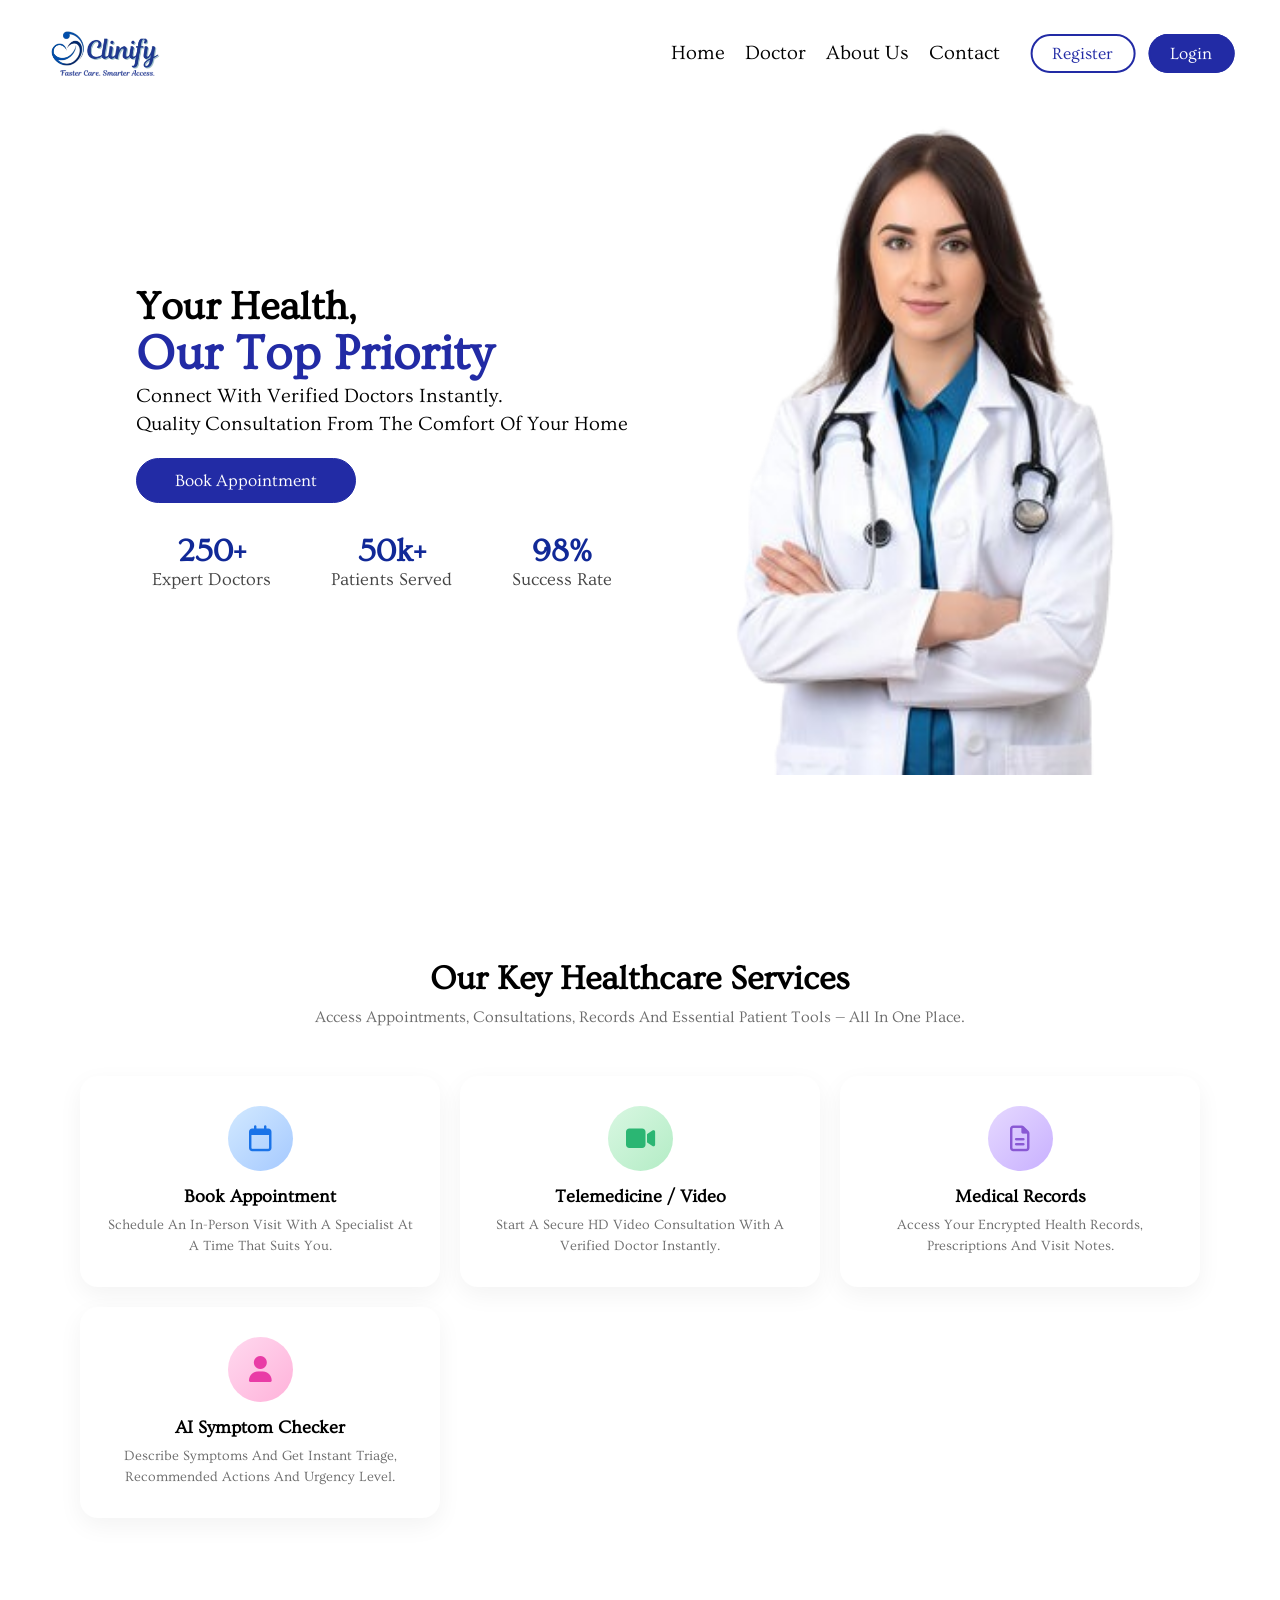
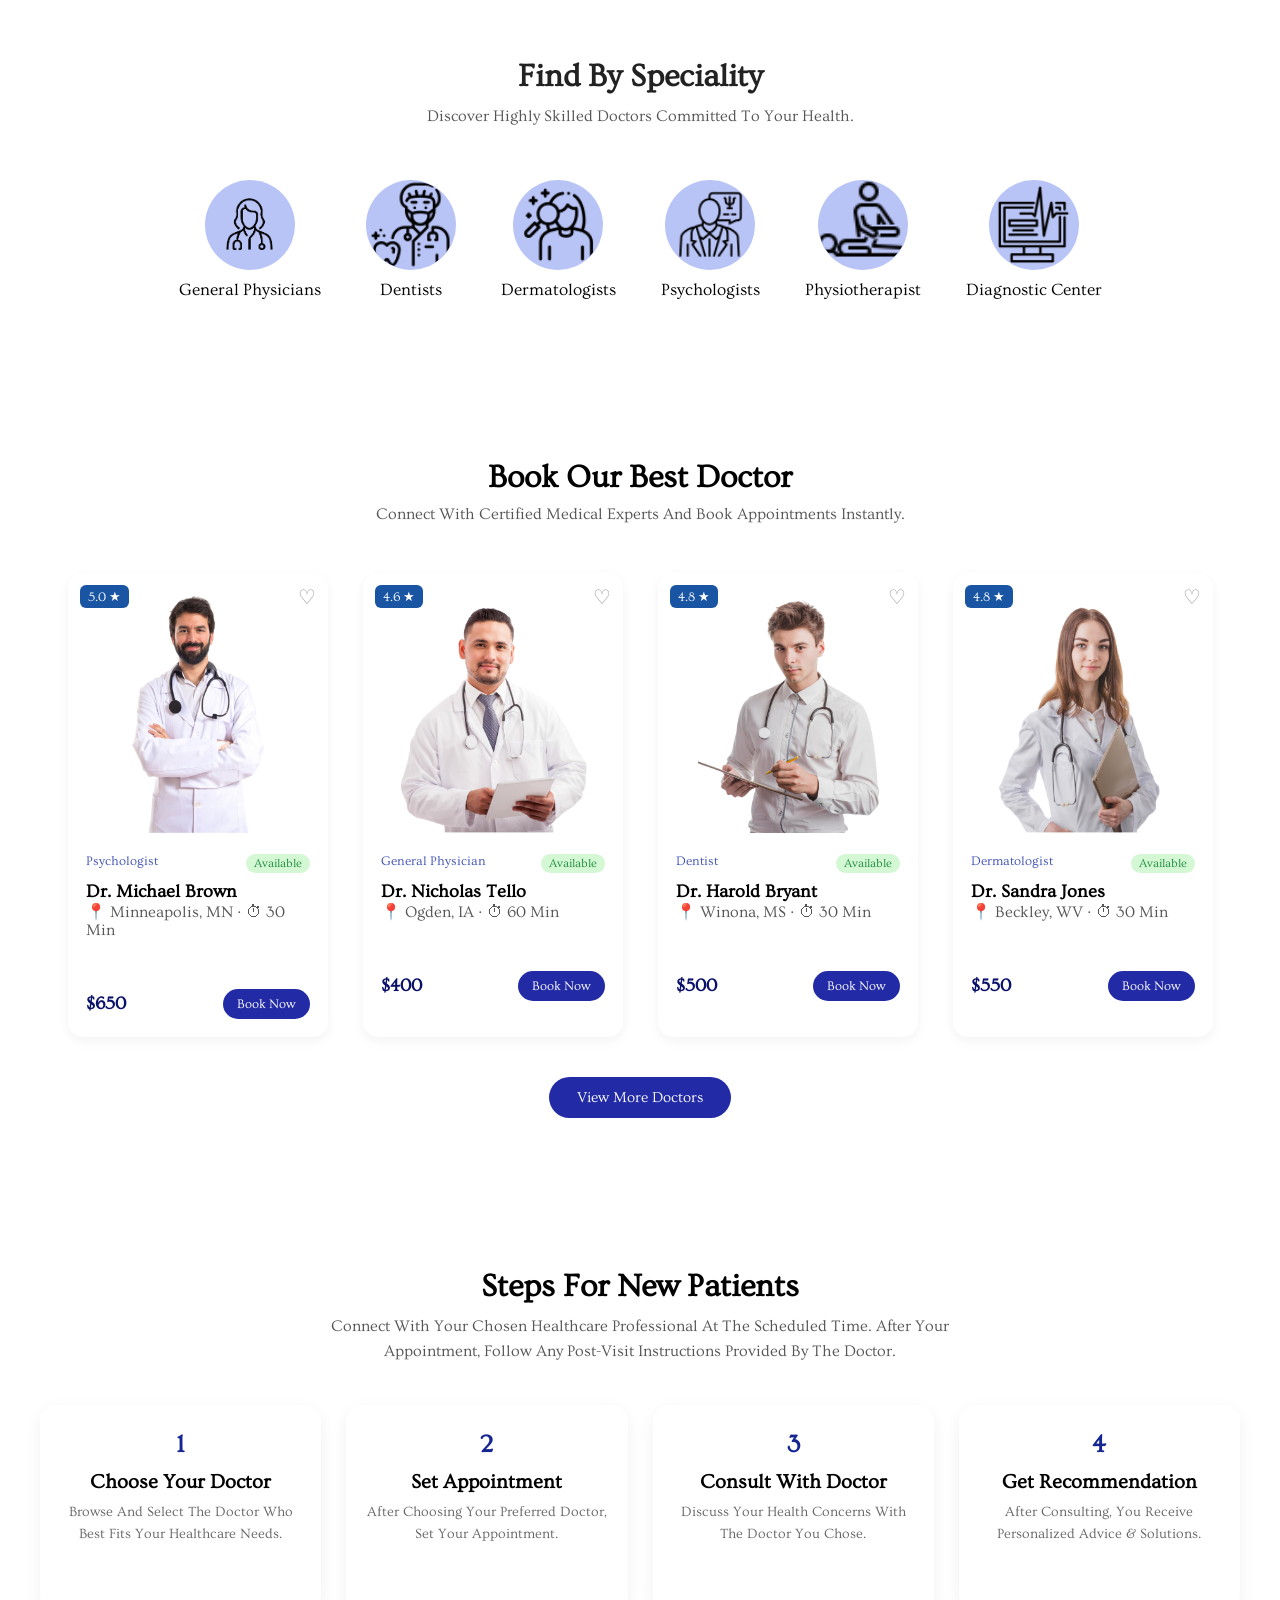
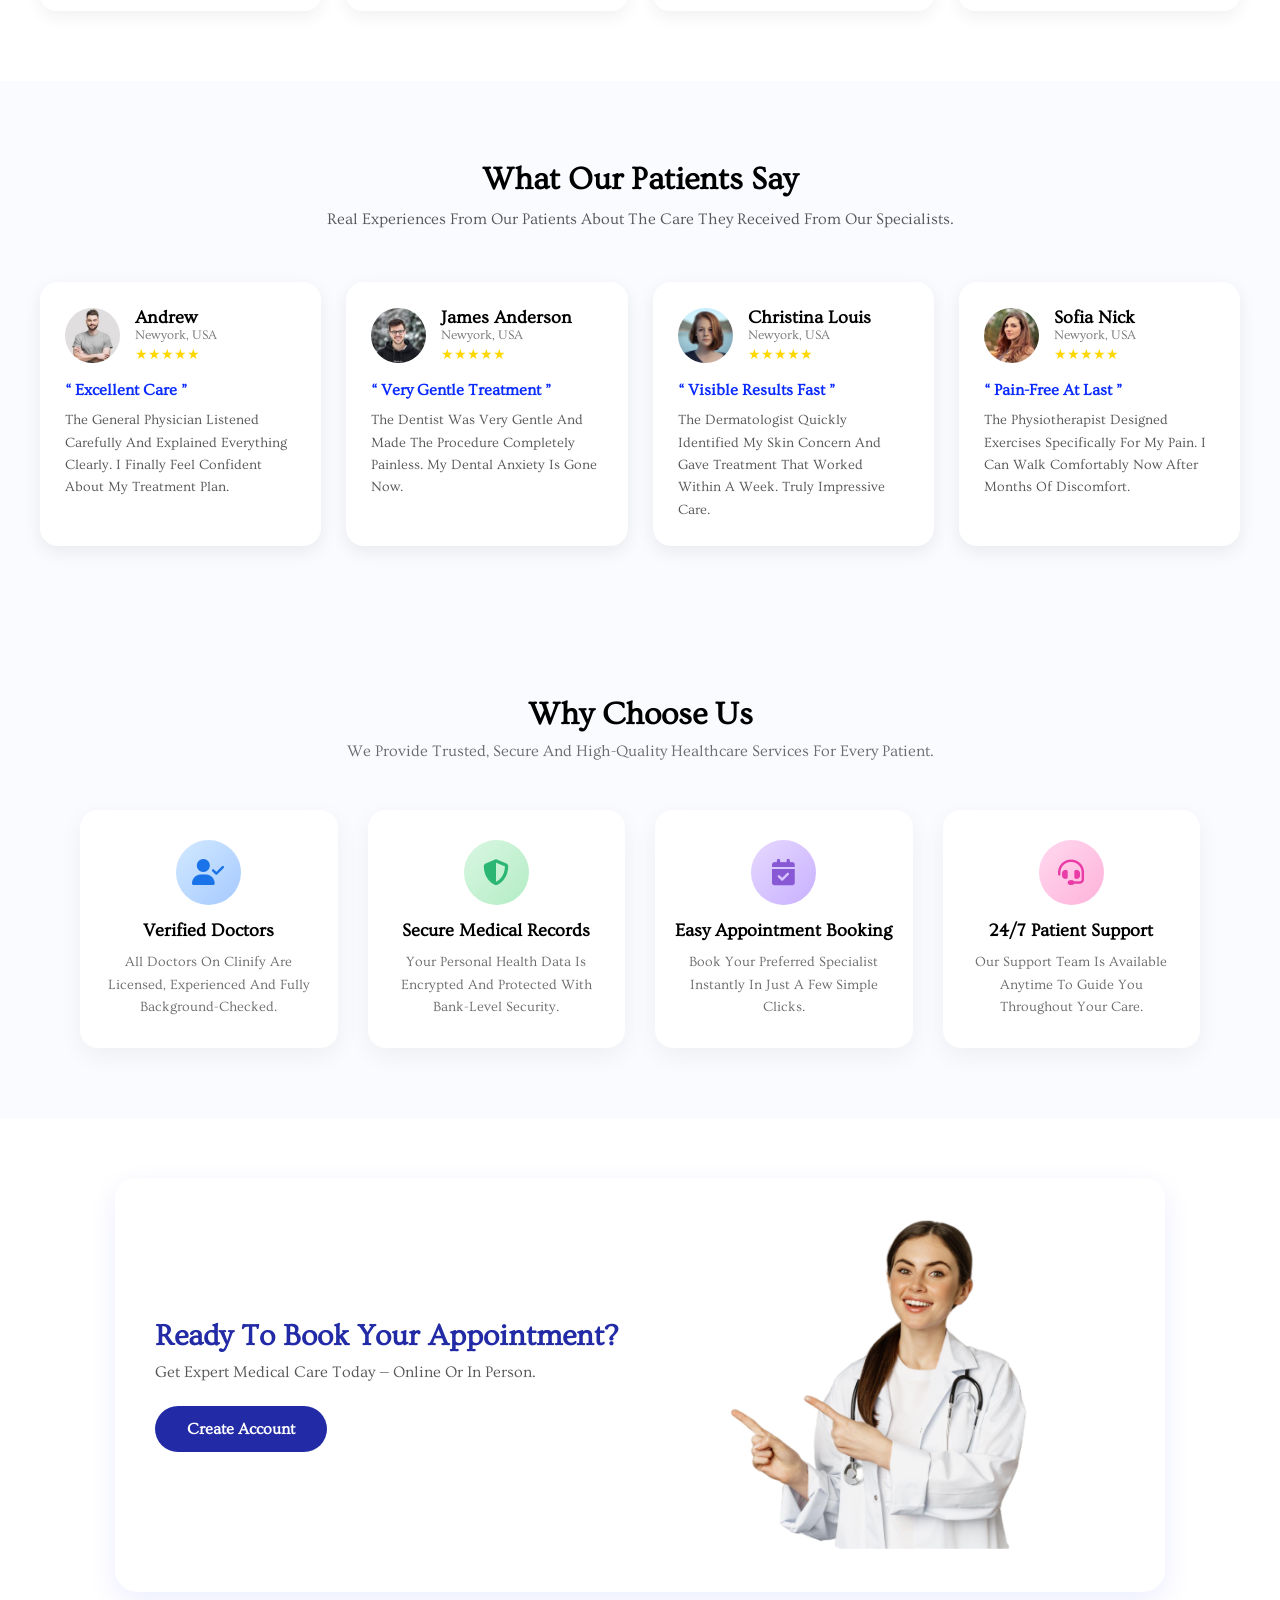
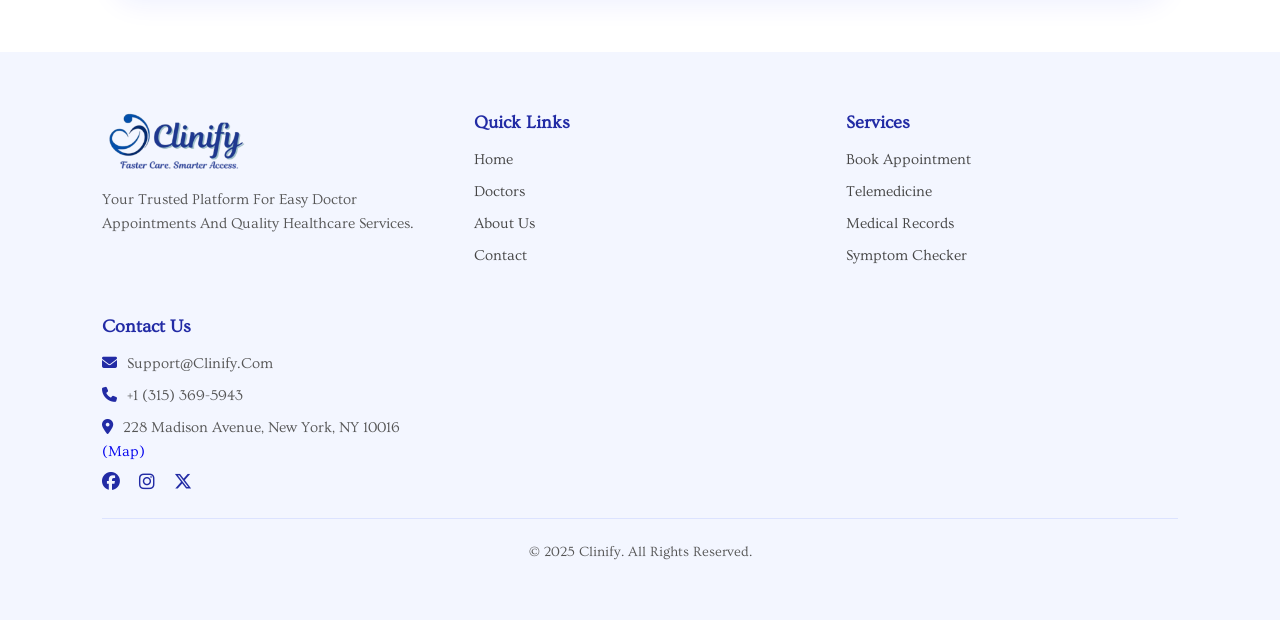
<file: index.html>
<!DOCTYPE html>
<html lang="en">
<head>
    <meta charset="UTF-8">
    <meta name="viewport" content="width=device-width, initial-scale=1.0">
    <title>Clinify Healthcare</title>

    <!-- FONT AWESOME -->
    <link rel="stylesheet" href="https://cdnjs.cloudflare.com/ajax/libs/font-awesome/6.5.0/css/all.min.css">

    <!-- CUSTOM CSS -->
    <link rel="stylesheet" href="css/style.css">
</head>
<body>

    <!-- HEADER -->
    <header>
        <img src="assets/icons/logo.png" alt="logo" width="120px">

        <nav class="navbar">

            <ul class="nav-links">
                <li><a href="index.html">Home</a></li>
                <li><a href="doctors.html">Doctor</a></li>
                <li><a href="about.html">About Us</a></li>
                <li><a href="contact.html">Contact</a></li>

                <div class="nav-buttons">
                    <a href="register.html" class="btn-register">Register</a>
                    <a href="login.html" class="btn-login">Login</a>
                </div>
            </ul>

            

        </nav>

        <i class="fa-solid fa-bars"></i>
    </header>

    <!-- HERO SECTION -->
    <section id="home" class="home">
        <div class="row">

            <!-- IMAGE (RIGHT SIDE) -->
            <div class="images">
                <img src="assets/doctors/mainpic.png" alt="mainpic">
            </div>

            <!-- TEXT (LEFT SIDE) -->
            <div class="content">
                <h2 class="heading"><span>Your</span> Health,</h2>
                <h1><span>Our Top</span> Priority</h1>
                <p class="para">Connect With Verified Doctors Instantly.</p>
                <p class="para">Quality Consultation From The Comfort Of Your Home</p>

                <a href="login.html"><button class="button">Book Appointment</button></a>

                <div class="stats-container">
                     <div class="stat">
                        <h2>250+</h2>
                        <p>Expert Doctors</p>
                    </div>
                    <div class="stat">
                        <h2>50k+</h2>
                        <p>Patients Served</p>
                    </div>
                    <div class="stat">
                        <h2>98%</h2>
                        <p>Success Rate</p>
                    </div>
                </div>
            </div>   
        </div>
    </section>

    <!-- Card section -->
    <section class="portal-section">

        <!-- Centered Heading + Subtitle -->
        <div class="portal-header">
            <h1>Our Key Healthcare Services</h1>
            <p>
                Access appointments, consultations, records and essential patient tools — 
                all in one place.
            </p>
        </div>

        <!-- Cards Grid -->
        <div class="portal-cards">

            <div class="portal-card">
                <div class="icon blue">
                    <i class="fa-regular fa-calendar"></i>
                </div>
                <h3>Book Appointment</h3>
                <p>Schedule an in-person visit with a specialist at a time that suits you.</p>
            </div>

            <div class="portal-card">
                <div class="icon green">
                    <i class="fa-solid fa-video"></i>
                </div>
                <h3>Telemedicine / Video</h3>
                <p>Start a secure HD video consultation with a verified doctor instantly.</p>
            </div>

            <div class="portal-card">
                <div class="icon purple">
                    <i class="fa-regular fa-file-lines"></i>
                </div>
                <h3>Medical Records</h3>
                <p>Access your encrypted health records, prescriptions and visit notes.</p>
            </div>

            <div class="portal-card">
                <div class="icon pink">
                    <i class="fa-solid fa-user"></i>
                </div>
                <h3>AI Symptom Checker</h3>
                <p>Describe symptoms and get instant triage, recommended actions and urgency level.</p>
            </div>

            <!-- <div class="portal-card">
                <div class="icon orange">
                    <i class="fa-solid fa-shield"></i>
                </div>
                <h3>Insurance Verification</h3>
                <p>Upload documents and verify coverage quickly — get pre-authorization guidance.</p>
            </div> -->

        </div>
    </section>

    <!-- speaciality section -->

    <section class="speciality-section">
        <h2>Find by Speciality</h2>
        <p>Discover highly skilled doctors committed to your health.</p>

        <div class="speciality-container">

            <div class="speciality-card">
                <img src="assets/icons/doctor.png" alt="">
                <a href="#"><span>General Physicians</span></a>
            </div>

            <div class="speciality-card">
                <img src="assets/icons/dentist.png" alt="">
                <a href="#"><span>Dentists</span></a>
            </div>

            <div class="speciality-card">
                <img src="assets/icons/dermatologist.png" alt="">
                <a href="#"><span>Dermatologists</span></a>
            </div>

            <div class="speciality-card">
                <img src="assets/icons/psychologist.png" alt="">
                <a href="#"><span>Psychologists</span></a>
            </div>

            <div class="speciality-card">
                <img src="assets/icons/physiotherapist.png" alt="">
                <a href="#"><span>Physiotherapist</span></a>
            </div>

            <div class="speciality-card">
                <img src="assets/icons/lab.png" alt="">
                <a href="#"><span>Diagnostic Center</span></a>
            </div>

        </div>
    </section>

    <!-- Doctor section -->
    <section class="doctors-section">
        <h2>Book Our Best Doctor</h2>
        <p>Connect with certified medical experts and book appointments instantly.</p>

        <div class="doctors-container">

            <!-- Doctor Card 1 -->
            <div class="doctor-card">
                <div class="doctor-img">
                    <span class="rating">5.0 ★</span>
                    <img src="assets/doctors/doc1.png" alt="Doctor">
                    <span class="fav">♡</span>
                </div>
                <div class="doctor-info">
                    <div class="top-info">
                        <span class="speciality">Psychologist</span>
                        <span class="availability">Available</span>
                    </div>
                    <h3>Dr. Michael Brown</h3>
                    <p class="location">📍 Minneapolis, MN · ⏱ 30 Min</p>

                    <div class="fees">
                        <span class="price">$650</span>
                        <button class="book-btn">Book Now</button>
                    </div>
                </div>
            </div>

            <!-- Doctor Card 2 -->
            <div class="doctor-card">
                <div class="doctor-img">
                    <span class="rating">4.6 ★</span>
                    <img src="assets/doctors/doc3.png" alt="Doctor">
                    <span class="fav">♡</span>
                </div>
                <div class="doctor-info">
                    <div class="top-info">
                        <span class="speciality">General Physician</span>
                        <span class="availability">Available</span>
                    </div>
                    <h3>Dr. Nicholas Tello</h3>
                    <p class="location">📍 Ogden, IA · ⏱ 60 Min</p>

                    <div class="fees">
                        <span class="price">$400</span>
                        <button class="book-btn">Book Now</button>
                    </div>
                </div>
            </div>

            <!-- Doctor Card 3 -->
            <div class="doctor-card">
                <div class="doctor-img">
                    <span class="rating">4.8 ★</span>
                    <img src="assets/doctors/doc4.png" alt="Doctor">
                    <span class="fav">♡</span>
                </div>
                <div class="doctor-info">
                    <div class="top-info">
                        <span class="speciality">Dentist</span>
                        <span class="availability">Available</span>
                    </div>
                    <h3>Dr. Harold Bryant</h3>
                    <p class="location">📍 Winona, MS · ⏱ 30 Min</p>

                    <div class="fees">
                        <span class="price">$500</span>
                        <button class="book-btn">Book Now</button>
                    </div>
                </div>
            </div>

            <!-- Doctor Card 4 -->
            <div class="doctor-card">
                <div class="doctor-img">
                    <span class="rating">4.8 ★</span>
                    <img src="assets/doctors/doc5.png" alt="Doctor">
                    <span class="fav">♡</span>
                </div>
                <div class="doctor-info">
                    <div class="top-info">
                        <span class="speciality">Dermatologist</span>
                        <span class="availability">Available</span>
                    </div>
                    <h3>Dr. Sandra Jones</h3>
                    <p class="location">📍 Beckley, WV · ⏱ 30 Min</p>

                    <div class="fees">
                        <span class="price">$550</span>
                        <button class="book-btn">Book Now</button>
                    </div>
                </div>
            </div>

        </div>

        <div class="more-doctors-btn">
            <a href="doctors.html">View More Doctors</a>
        </div>
    </section>

    <!-- steps section -->
    <section class="steps-section">
        <h2>Steps For New Patients</h2>
        <p>Connect with your chosen healthcare professional at the scheduled time. After your appointment, follow any post-visit instructions provided by the doctor.</p>

        <div class="steps-container">

            <div class="step-card">
                <div class="step-icon">
                    <span class="step-number">1</span>
                    
                </div>
                <h3>Choose Your Doctor</h3>
                <p>Browse and select the doctor who best fits your healthcare needs.</p>
            </div>

            <div class="step-card">
                <div class="step-icon">
                    <span class="step-number">2</span>
                   
                </div>
                <h3>Set Appointment</h3>
                <p>After choosing your preferred doctor, set your appointment.</p>
            </div>

            <div class="step-card">
                <div class="step-icon">
                    <span class="step-number">3</span>
                    
                </div>
                <h3>Consult With Doctor</h3>
                <p>Discuss your health concerns with the doctor you chose.</p>
            </div>

            <div class="step-card">
                <div class="step-icon">
                    <span class="step-number">4</span>
                   
                </div>
                <h3>Get Recommendation</h3>
                <p>After consulting, you receive personalized advice & solutions.</p>
            </div>

        </div>
    </section>

    <!-- patient review section -->
    <section class="testimonial-section">
        <h2>What Our Patients Say</h2>
        <p class="sub-text">
            Real experiences from our patients about the care they received from our specialists.
        </p>

        <div class="testimonial-container">

            <!-- General Physician Review -->
            <div class="testimonial-card">
                <div class="patient-info">
                    <img src="assets/patients/andrew.jpg" alt="">
                    <div>
                        <h3>Andrew</h3>
                        <span class="location">Newyork, USA</span>
                        <div class="stars">★★★★★</div>
                    </div>
                </div>

                <h4 class="review-title">“ Excellent Care ”</h4>
                <p class="review-text">
                    The general physician listened carefully and explained everything clearly. 
                    I finally feel confident about my treatment plan.
                </p>
            </div>

            <!-- Dentist Review -->
            <div class="testimonial-card">
                <div class="patient-info">
                    <img src="assets/patients/james.jpg" alt="">
                    <div>
                        <h3>James Anderson</h3>
                        <span class="location">Newyork, USA</span>
                        <div class="stars">★★★★★</div>
                    </div>
                </div>

                <h4 class="review-title">“ Very Gentle Treatment ”</h4>
                <p class="review-text">
                    The dentist was very gentle and made the procedure completely painless. 
                    My dental anxiety is gone now.
                </p>
            </div>

            <!-- Dermatologist Review -->
            <div class="testimonial-card">
                <div class="patient-info">
                    <img src="assets/patients/louis.jpg" alt="">
                    <div>
                        <h3>Christina Louis</h3>
                        <span class="location">Newyork, USA</span>
                        <div class="stars">★★★★★</div>
                    </div>
                </div>

                <h4 class="review-title">“ Visible Results Fast ”</h4>
                <p class="review-text">
                    The dermatologist quickly identified my skin concern and gave treatment 
                    that worked within a week. Truly impressive care.
                </p>
            </div>

            <!-- Physiotherapist Review -->
            <div class="testimonial-card">
                <div class="patient-info">
                    <img src="assets/patients/sofia.jpg" alt="">
                    <div>
                        <h3>Sofia Nick</h3>
                        <span class="location">Newyork, USA</span>
                        <div class="stars">★★★★★</div>
                    </div>
                </div>

                <h4 class="review-title">“ Pain-Free At Last ”</h4>
                <p class="review-text">
                    The physiotherapist designed exercises specifically for my pain. 
                    I can walk comfortably now after months of discomfort.
                </p>
            </div>

        </div>
    </section>

    <!-- why choose us section -->
    <section class="choose-section">

        <div class="choose-header">
            <h2>Why Choose Us</h2>
            <p>We provide trusted, secure and high-quality healthcare services for every patient.</p>
        </div>

        <div class="choose-cards">

            <div class="choose-card">
                <div class="choose-icon blue">
                    <i class="fa-solid fa-user-check"></i>
                </div>
                <h3>Verified Doctors</h3>
                <p>All doctors on Clinify are licensed, experienced and fully background-checked.</p>
            </div>

            <div class="choose-card">
                <div class="choose-icon green">
                    <i class="fa-solid fa-shield-halved"></i>
                </div>
                <h3>Secure Medical Records</h3>
                <p>Your personal health data is encrypted and protected with bank-level security.</p>
            </div>

            <div class="choose-card">
                <div class="choose-icon purple">
                    <i class="fa-solid fa-calendar-check"></i>
                </div>
                <h3>Easy Appointment Booking</h3>
                <p>Book your preferred specialist instantly in just a few simple clicks.</p>
            </div>

            <div class="choose-card">
                <div class="choose-icon pink">
                    <i class="fa-solid fa-headset"></i>
                </div>
                <h3>24/7 Patient Support</h3>
                <p>Our support team is available anytime to guide you throughout your care.</p>
            </div>

        </div>
    </section>

    <!-- cta section -->
    <section class="cta-section-two">

        <div class="cta-right">
            <h2>Ready to Book Your Appointment?</h2>
            <p>Get expert medical care today — online or in person.</p>

            <a href="register.html" class="cta-btn-two">Create Account</a>
        </div>

        <div class="cta-left">
            <img src="assets/doctors/appointment_img.png" alt="Doctor" />
        </div>

    </section>

    <!-- footer -->
    <footer class="footer">

        <div class="footer-container">

            <!-- Logo + About -->
            <div class="footer-col">
                <img src="assets/icons/logo.png" class="footer-logo" alt="Clinify Logo">
                <p>Your Trusted Platform For Easy Doctor Appointments And Quality Healthcare Services.</p>
            </div>

            <!-- Quick Links -->
            <div class="footer-col">
                <h4>Quick Links</h4>
                <ul>
                    <li><a href="index.html">Home</a></li>
                    <li><a href="doctors.html">Doctors</a></li>
                    <li><a href="about.html">About Us</a></li>
                    <li><a href="contact.html">Contact</a></li>
                </ul>
            </div>

            <!-- Services -->
            <div class="footer-col">
                <h4>Services</h4>
                <ul>
                    <li><a href="#">Book Appointment</a></li>
                    <li><a href="#">Telemedicine</a></li>
                    <li><a href="#">Medical Records</a></li>
                    <li><a href="#">Symptom Checker</a></li>
                </ul>
            </div>

            <!-- Contact Info -->
            <div class="footer-col">
                <h4>Contact Us</h4>

                <p>
                    <i class="fa-solid fa-envelope"></i>
                    support@clinify.com
                </p>

                <p>
                    <i class="fa-solid fa-phone"></i>
                    +1 (315) 369-5943
                </p>

                <p>
                    <i class="fa-solid fa-location-dot"></i>
                    228 Madison Avenue, New York, NY 10016  
                    <a href="https://maps.google.com/?q=228+Madison+Avenue+New+York+NY+10016" target="_blank">(Map)</a>
                </p>

                <div class="footer-social">
                    <a href="#"><i class="fa-brands fa-facebook"></i></a>
                    <a href="#"><i class="fa-brands fa-instagram"></i></a>
                    <a href="#"><i class="fa-brands fa-x-twitter"></i></a>
                </div>
            </div>

        </div>

        <div class="footer-bottom">
            © 2025 Clinify. All Rights Reserved.
        </div>

    </footer>




    <!-- JS -->
    <script src="https://cdnjs.cloudflare.com/ajax/libs/jquery/3.7.1/jquery.min.js"></script>

    <script src="js/script.js"></script>

</body>
</html>
</file>
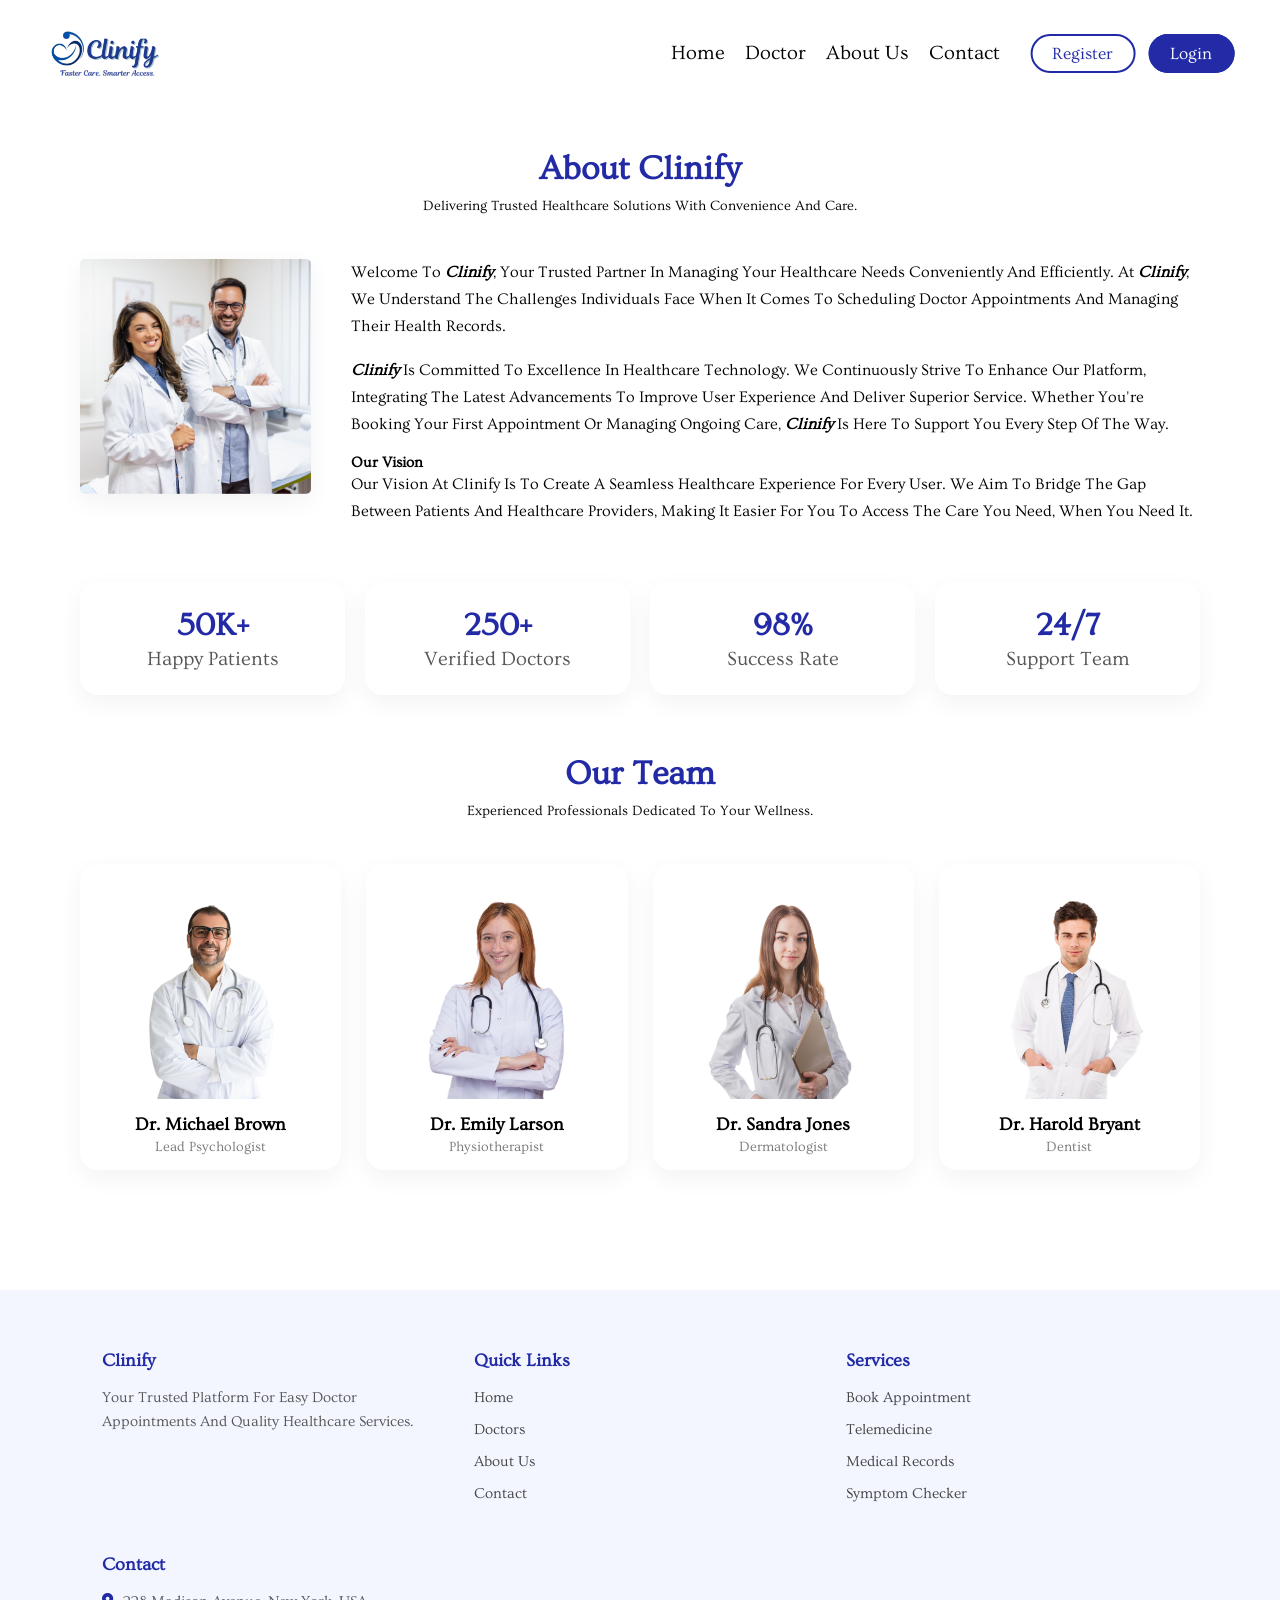
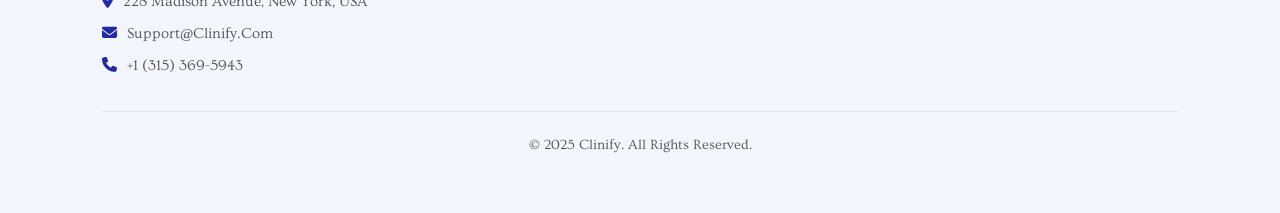
<file: about.html>
<!DOCTYPE html>
<html lang="en">
<head>
    <meta charset="UTF-8">
    <meta name="viewport" content="width=device-width, initial-scale=1.0">
    <title>Clinify Healthcare</title>

    <!-- FONT AWESOME -->
    <link rel="stylesheet" href="https://cdnjs.cloudflare.com/ajax/libs/font-awesome/6.5.0/css/all.min.css">

    <!-- CUSTOM CSS -->
    <link rel="stylesheet" href="css/about.css">
</head>
<body>

    <!-- HEADER -->
    <header>
        <img src="assets/icons/logo.png" alt="logo" width="120px">

        <nav class="navbar">

            <ul class="nav-links">
                <li><a href="index.html">Home</a></li>
                <li><a href="doctors.html">Doctor</a></li>
                <li><a href="about.html">About Us</a></li>
                <li><a href="contact.html">Contact</a></li>

                <div class="nav-buttons">
                    <a href="register.html" class="btn-register">Register</a>
                    <a href="login.html" class="btn-login">Login</a>
                </div>
            </ul>

            

        </nav>

        <i class="fa-solid fa-bars"></i>
    </header>

    <!-- ABOUT SECTION -->
<section class="section">

    <div class="section-header">
        <h1>About Clinify</h1>
        <p>Delivering trusted healthcare solutions with convenience and care.</p>
    </div>

    <div class="about-grid">
        <div class="about-text">
            
            <p>Welcome to <strong><i>Clinify</i></strong>, your trusted partner in managing your healthcare needs conveniently and efficiently. 
                At <strong><i>Clinify</i></strong>, we understand the challenges individuals face when it comes to scheduling doctor appointments and managing their health records.</p>
            <p><strong><i>Clinify</i></strong> is committed to excellence in healthcare technology. We continuously strive to enhance our platform, integrating the latest advancements to improve user experience and deliver superior service.
                 Whether you're booking your first appointment or managing ongoing care, <strong><i>Clinify</i></strong> is here to support you every step of the way.</p>
            
            <h1>Our Vision</h1>
            <p>Our vision at Clinify is to create a seamless healthcare experience for every user. 
                We aim to bridge the gap between patients and healthcare providers, making it easier for you to access the care you need, when you need it.</p>
        </p>
    </div>

        <div class="about-img">
            <img src="assets/doctors/about_image.png" alt="About Clinify">
        </div>
    </div>

    <!-- Stats -->
    <div class="stats">
        <div class="stat">
            <h2>50K+</h2>
            <p>Happy Patients</p>
        </div>
        <div class="stat">
            <h2>250+</h2>
            <p>Verified Doctors</p>
        </div>
        <div class="stat">
            <h2>98%</h2>
            <p>Success Rate</p>
        </div>
        <div class="stat">
            <h2>24/7</h2>
            <p>Support Team</p>
        </div>
    </div>

    <!-- TEAM -->
    <div class="section-header" style="margin-top:60px">
        <h1>Our Team</h1>
        <p>Experienced professionals dedicated to your wellness.</p>
    </div>

    <div class="team-grid">

        <div class="team-card">
            <img src="assets/doctors/doc6.png">
            <h3>Dr. Michael Brown</h3>
            <p>Lead Psychologist</p>
        </div>

        <div class="team-card">
            <img src="assets/doctors/doc15.png">
            <h3>Dr. Emily Larson</h3>
            <p>Physiotherapist</p>
        </div>

        <div class="team-card">
            <img src="assets/doctors/doc5.png">
            <h3>Dr. Sandra Jones</h3>
            <p>Dermatologist</p>
        </div>

        <div class="team-card">
            <img src="assets/doctors/doc10.png">
            <h3>Dr. Harold Bryant</h3>
            <p>Dentist</p>
        </div>

    </div>

</section>

<!-- FOOTER -->
<footer class="footer">
    <div class="footer-container">
        <div class="footer-col">
            <h4>Clinify</h4>
            <p>Your Trusted Platform For Easy Doctor Appointments And Quality Healthcare Services.</p>
        </div>

        <div class="footer-col">
            <h4>Quick Links</h4>
            <ul>
                <li><a href="index.html">Home</a></li>
                <li><a href="doctors.html">Doctors</a></li>
                <li><a href="about.html">About Us</a></li>
                <li><a href="contact.html">Contact</a></li>
            </ul>
        </div>

        <div class="footer-col">
                <h4>Services</h4>
                <ul>
                    <li><a href="#">Book Appointment</a></li>
                    <li><a href="#">Telemedicine</a></li>
                    <li><a href="#">Medical Records</a></li>
                    <li><a href="#">Symptom Checker</a></li>
                </ul>
            </div>

        <div class="footer-col">
            <h4>Contact</h4>
            <p><i class="fa-solid fa-location-dot"></i> 228 Madison Avenue, New York, USA</p>
            <p><i class="fa-solid fa-envelope"></i> support@clinify.com</p>
            <p><i class="fa-solid fa-phone"></i> +1 (315) 369-5943</p>
        </div>
    </div>

    <div class="footer-bottom">© 2025 Clinify. All Rights Reserved.</div>
</footer>

</body>



<!-- JS -->
    <script src="https://cdnjs.cloudflare.com/ajax/libs/jquery/3.7.1/jquery.min.js"></script>

    <script src="js/script.js"></script>

</html>
</file>
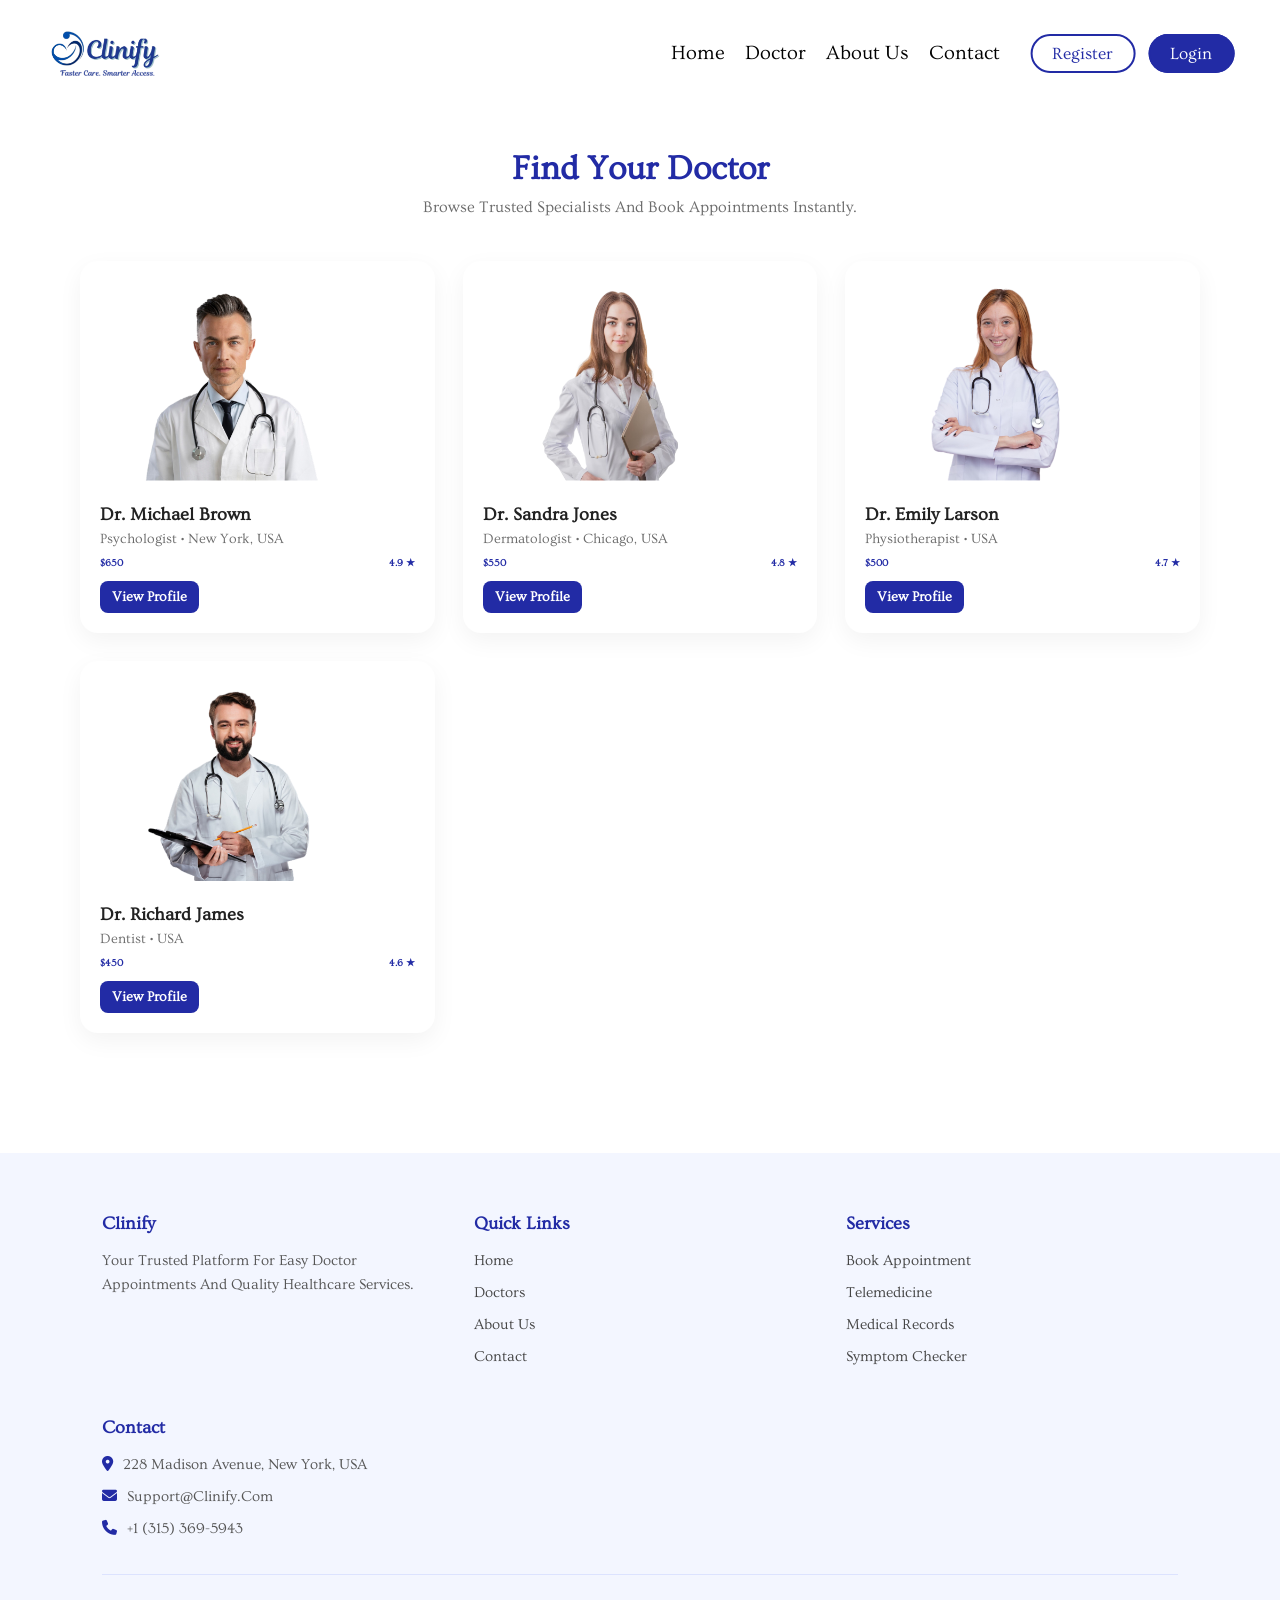
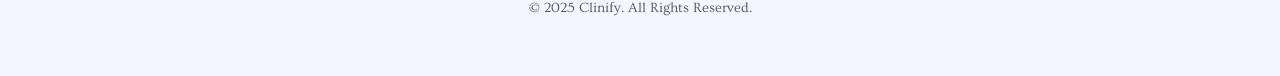
<file: doctors.html>
<!DOCTYPE html>
<html lang="en">
<head>
    <meta charset="UTF-8">
    <meta name="viewport" content="width=device-width, initial-scale=1.0">
    <title>Clinify Healthcare</title>

    <!-- FONT AWESOME -->
    <link rel="stylesheet" href="https://cdnjs.cloudflare.com/ajax/libs/font-awesome/6.5.0/css/all.min.css">

    <!-- CUSTOM CSS -->
    <link rel="stylesheet" href="css/doctors.css">
</head>
<body>

    <!-- HEADER -->
    <header>
        <img src="assets/icons/logo.png" alt="logo" width="120px">

        <nav class="navbar">

            <ul class="nav-links">
                <li><a href="index.html">Home</a></li>
                <li><a href="doctors.html">Doctor</a></li>
                <li><a href="about.html">About Us</a></li>
                <li><a href="contact.html">Contact</a></li>

                <div class="nav-buttons">
                    <a href="register.html" class="btn-register">Register</a>
                    <a href="login.html" class="btn-login">Login</a>
                </div>
            </ul>           
        </nav>

        <i class="fa-solid fa-bars"></i>
    </header>

    <!-- DOCTOR SECTION -->
<section class="section">

    <div class="section-header">
        <h1>Find Your Doctor</h1>
        <p>Browse trusted specialists and book appointments instantly.</p>
    </div>

    <div class="doctor-grid">

        <!-- Card 1 -->
        <div class="doctor-card">
            <img src="assets/doctors/doc7.png" alt="">
            <div class="doctor-info">
                <h3>Dr. Michael Brown</h3>
                <p>Psychologist • New York, USA</p>

                <div class="price-rating">
                    <span class="price">$650</span>
                    <span class="rating">4.9 ★</span>
                </div>

                <a href="#" class="view-btn">View Profile</a>
            </div>
        </div>

        <!-- Card 2 -->
        <div class="doctor-card">
            <img src="assets/doctors/doc5.png" alt="">
            <div class="doctor-info">
                <h3>Dr. Sandra Jones</h3>
                <p>Dermatologist • Chicago, USA</p>

                <div class="price-rating">
                    <span class="price">$550</span>
                    <span class="rating">4.8 ★</span>
                </div>

                <a href="#" class="view-btn">View Profile</a>
            </div>
        </div>

        <!-- Card 3 -->
        <div class="doctor-card">
            <img src="assets/doctors/doc15.png" alt="">
            <div class="doctor-info">
                <h3>Dr. Emily Larson</h3>
                <p>Physiotherapist • USA</p>

                <div class="price-rating">
                    <span class="price">$500</span>
                    <span class="rating">4.7 ★</span>
                </div>

                <a href="#" class="view-btn">View Profile</a>
            </div>
        </div>

        <!-- Card 4 -->
        <div class="doctor-card">
            <img src="assets/doctors/doc8.png" alt="">
            <div class="doctor-info">
                <h3>Dr. Richard James</h3>
                <p>Dentist • USA</p>

                <div class="price-rating">
                    <span class="price">$450</span>
                    <span class="rating">4.6 ★</span>
                </div>

                <a href="#" class="view-btn">View Profile</a>
            </div>
        </div>

    </div>

</section>


<!-- FOOTER -->
<footer class="footer">
    <div class="footer-container">

        <div class="footer-col">
            <h4>Clinify</h4>
            <p>Your Trusted Platform For Easy Doctor Appointments And Quality Healthcare Services.</p>
        </div>

        <div class="footer-col">
            <h4>Quick Links</h4>
            <ul>
                <li><a href="index.html">Home</a></li>
                <li><a href="doctors.html">Doctors</a></li>
                <li><a href="about.html">About Us</a></li>
                <li><a href="contact.html">Contact</a></li>
            </ul>
        </div>

        <div class="footer-col">
                <h4>Services</h4>
                <ul>
                    <li><a href="#">Book Appointment</a></li>
                    <li><a href="#">Telemedicine</a></li>
                    <li><a href="#">Medical Records</a></li>
                    <li><a href="#">Symptom Checker</a></li>
                </ul>
            </div>

        <div class="footer-col">
            <h4>Contact</h4>
            <p><i class="fa-solid fa-location-dot"></i> 228 Madison Avenue, New York, USA</p>
            <p><i class="fa-solid fa-envelope"></i> support@clinify.com</p>
            <p><i class="fa-solid fa-phone"></i> +1 (315) 369-5943</p>
        </div>

    </div>

    <div class="footer-bottom">
        © 2025 Clinify. All Rights Reserved.
    </div>
</footer>







</body>

<!-- JS -->
    <script src="https://cdnjs.cloudflare.com/ajax/libs/jquery/3.7.1/jquery.min.js"></script>

    <script src="js/script.js"></script>

</html>
</file>
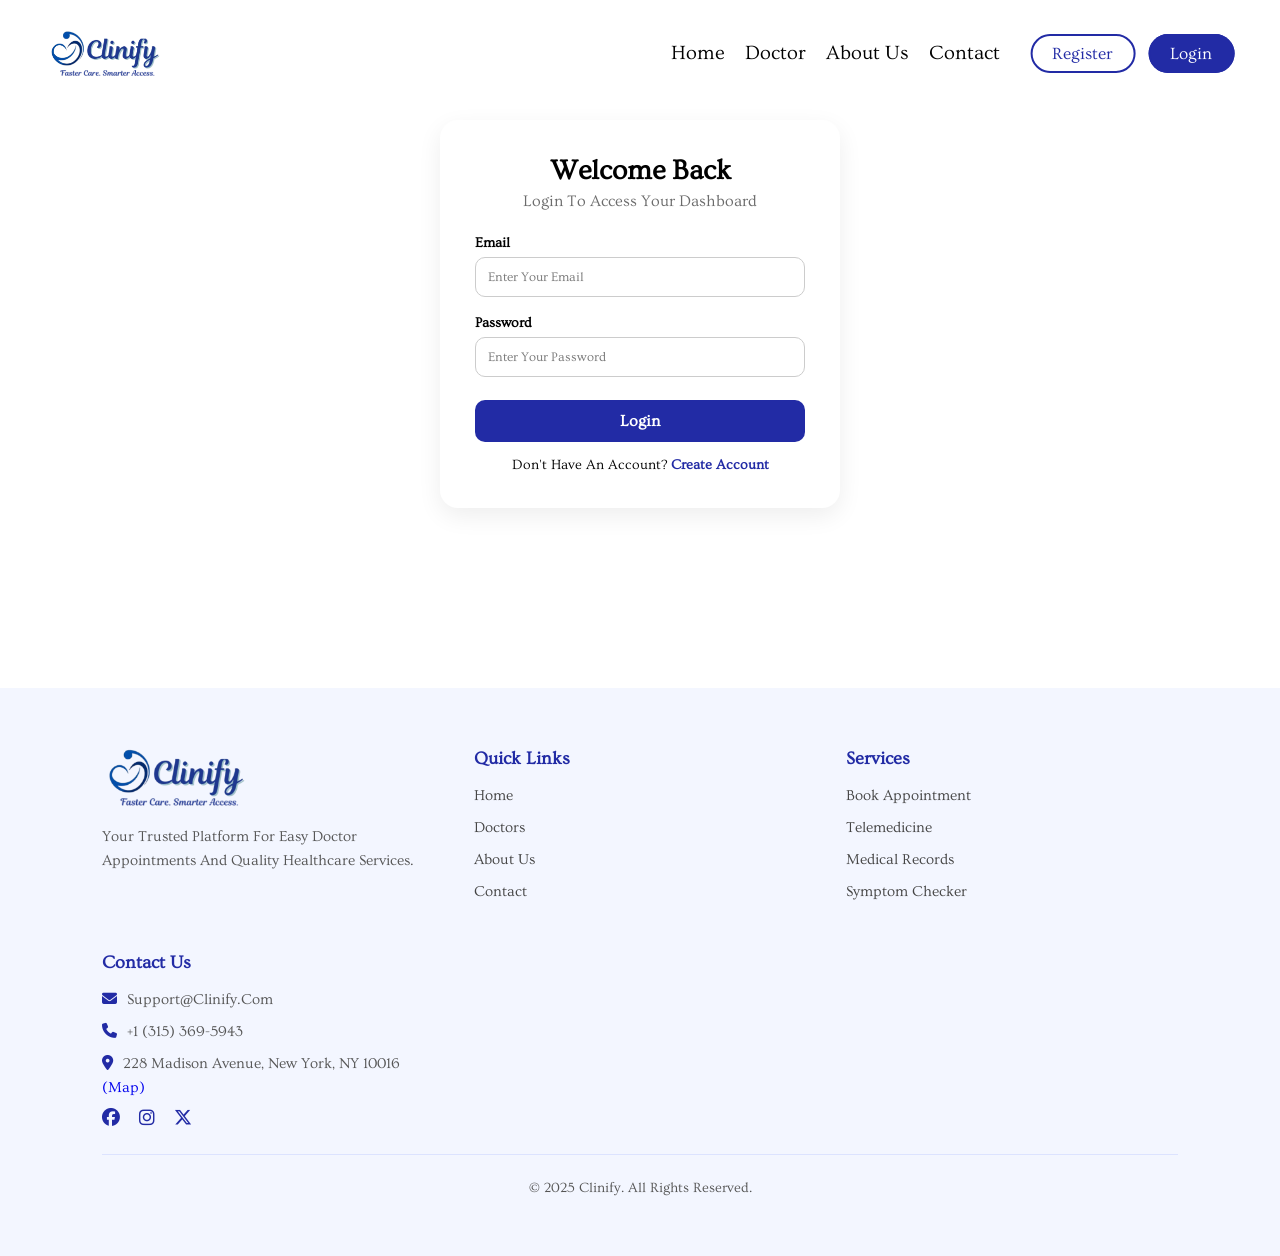
<file: login.html>
<!DOCTYPE html>
<html lang="en">
<head>
    <meta charset="UTF-8">
    <meta name="viewport" content="width=device-width, initial-scale=1.0">
    <title>Login – Clinify</title>

    <link rel="stylesheet" href="css/login.css">
    <link rel="stylesheet" href="https://cdnjs.cloudflare.com/ajax/libs/font-awesome/6.5.0/css/all.min.css">
</head>

<body>
 <!-- HEADER -->
    <header>
        <img src="assets/icons/logo.png" alt="logo" width="120px">

        <nav class="navbar">

            <ul class="nav-links">
                <li><a href="index.html">Home</a></li>
                <li><a href="doctors.html">Doctor</a></li>
                <li><a href="about.html">About Us</a></li>
                <li><a href="contact.html">Contact</a></li>

                <div class="nav-buttons">
                    <a href="register.html" class="btn-register">Register</a>
                    <a href="login.html" class="btn-login">Login</a>
                </div>
            </ul>

        </nav>

        <i class="fa-solid fa-bars"></i>
    </header>

<!-- LOGIN SECTION -->
<section class="auth-section">

    <div class="auth-box">

        <h2>Welcome Back</h2>
        <p class="subtitle">Login to access your dashboard</p>

        <form>

            <div class="input-group">
                <label>Email</label>
                <input type="email" placeholder="Enter your email">
            </div>

            <div class="input-group">
                <label>Password</label>
                <input type="password" placeholder="Enter your password">
            </div>

            <a href="patient-dashboard.html"><button class="auth-btn">Login</button></a>
        </form>

        <p class="bottom-text">
            Don't have an account? <a href="register.html">Create Account</a>
        </p>

    </div>

</section>

<!-- footer section -->
     <footer class="footer">

        <div class="footer-container">

            <!-- Logo + About -->
            <div class="footer-col">
                <img src="assets/icons/logo.png" class="footer-logo" alt="Clinify Logo">
                <p>Your Trusted Platform For Easy Doctor Appointments And Quality Healthcare Services.</p>
            </div>

            <!-- Quick Links -->
            <div class="footer-col">
                <h4>Quick Links</h4>
                <ul>
                    <li><a href="index.html">Home</a></li>
                    <li><a href="doctors.html">Doctors</a></li>
                    <li><a href="about.html">About Us</a></li>
                    <li><a href="contact.html">Contact</a></li>
                </ul>
            </div>

            <!-- Services -->
            <div class="footer-col">
                <h4>Services</h4>
                <ul>
                    <li><a href="#">Book Appointment</a></li>
                    <li><a href="#">Telemedicine</a></li>
                    <li><a href="#">Medical Records</a></li>
                    <li><a href="#">Symptom Checker</a></li>
                </ul>
            </div>

            <!-- Contact Info -->
            <div class="footer-col">
                <h4>Contact Us</h4>

                <p>
                    <i class="fa-solid fa-envelope"></i>
                    support@clinify.com
                </p>

                <p>
                    <i class="fa-solid fa-phone"></i>
                    +1 (315) 369-5943
                </p>

                <p>
                    <i class="fa-solid fa-location-dot"></i>
                    228 Madison Avenue, New York, NY 10016  
                    <a href="https://maps.google.com/?q=228+Madison+Avenue+New+York+NY+10016" target="_blank">(Map)</a>
                </p>

                <div class="footer-social">
                    <a href="#"><i class="fa-brands fa-facebook"></i></a>
                    <a href="#"><i class="fa-brands fa-instagram"></i></a>
                    <a href="#"><i class="fa-brands fa-x-twitter"></i></a>
                </div>
            </div>

        </div>

        <div class="footer-bottom">
            © 2025 Clinify. All Rights Reserved.
        </div>

    </footer>




    <!-- JS -->
    <script src="https://cdnjs.cloudflare.com/ajax/libs/jquery/3.7.1/jquery.min.js"></script>

    <script src="js/script.js"></script>



</body>
</html>
</file>
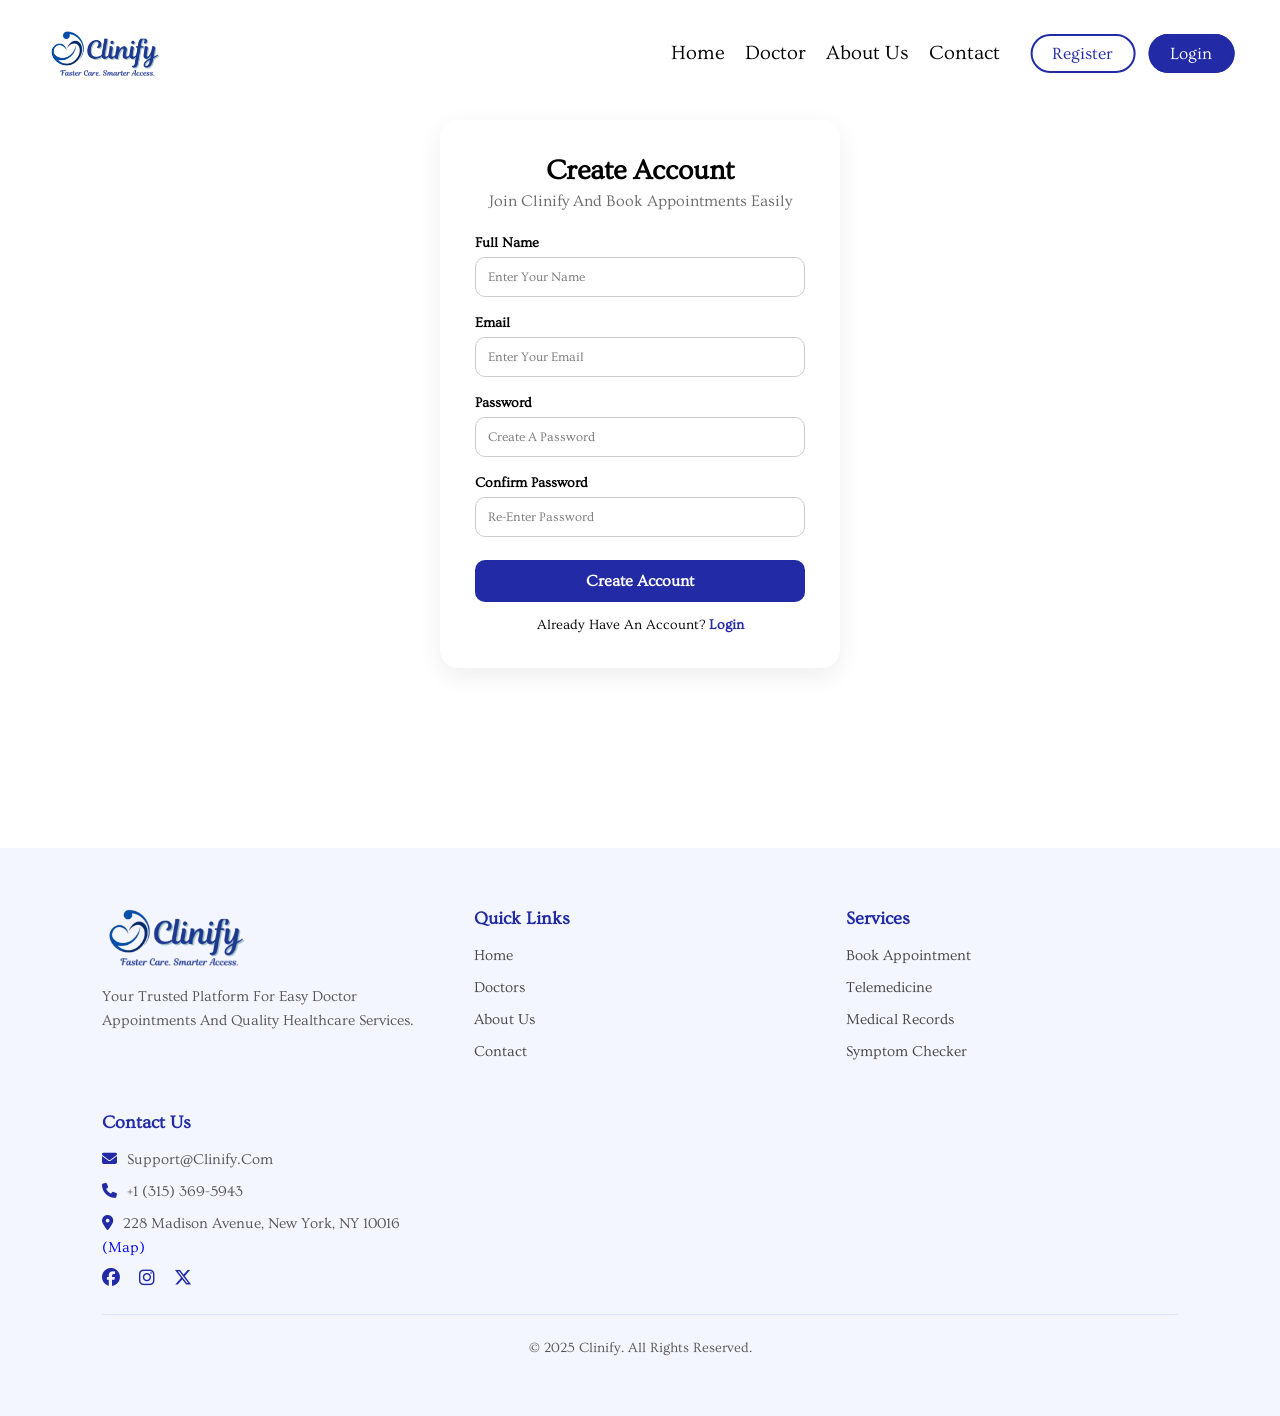
<file: register.html>
<!DOCTYPE html>
<html lang="en">
<head>
    <meta charset="UTF-8">
    <meta name="viewport" content="width=device-width, initial-scale=1.0">
    <title>Create Account – Clinify</title>

    <link rel="stylesheet" href="css/register.css">
    <link rel="stylesheet" href="https://cdnjs.cloudflare.com/ajax/libs/font-awesome/6.5.0/css/all.min.css">
</head>

<body>

 <!-- HEADER -->
    <header>
        <img src="assets/icons/logo.png" alt="logo" width="120px">

        <nav class="navbar">

            <ul class="nav-links">
                <li><a href="index.html">Home</a></li>
                <li><a href="doctors.html">Doctor</a></li>
                <li><a href="about.html">About Us</a></li>
                <li><a href="contact.html">Contact</a></li>

                <div class="nav-buttons">
                    <a href="register.html" class="btn-register">Register</a>
                    <a href="login.html" class="btn-login">Login</a>
                </div>
            </ul>

        </nav>

        <i class="fa-solid fa-bars"></i>
    </header>

<!-- SIGNUP SECTION -->
<section class="auth-section">

    <div class="auth-box">

        <h2>Create Account</h2>
        <p class="subtitle">Join Clinify and book appointments easily</p>

        <form>

            <div class="input-group">
                <label>Full Name</label>
                <input type="text" placeholder="Enter your name">
            </div>

            <div class="input-group">
                <label>Email</label>
                <input type="email" placeholder="Enter your email">
            </div>

            <div class="input-group">
                <label>Password</label>
                <input type="password" placeholder="Create a password">
            </div>

            <div class="input-group">
                <label>Confirm Password</label>
                <input type="password" placeholder="Re-enter password">
            </div>

            <a href="login.html"><button class="auth-btn">Create Account</button></a>

        </form>

        <p class="bottom-text">
            Already have an account? <a href="login.html">Login</a>
        </p>

    </div>

</section>

<!-- footer section -->
     <footer class="footer">

        <div class="footer-container">

            <!-- Logo + About -->
            <div class="footer-col">
                <img src="assets/icons/logo.png" class="footer-logo" alt="Clinify Logo">
                <p>Your Trusted Platform For Easy Doctor Appointments And Quality Healthcare Services.</p>
            </div>

            <!-- Quick Links -->
            <div class="footer-col">
                <h4>Quick Links</h4>
                <ul>
                    <li><a href="index.html">Home</a></li>
                    <li><a href="doctors.html">Doctors</a></li>
                    <li><a href="about.html">About Us</a></li>
                    <li><a href="contact.html">Contact</a></li>
                </ul>
            </div>

            <!-- Services -->
            <div class="footer-col">
                <h4>Services</h4>
                <ul>
                    <li><a href="#">Book Appointment</a></li>
                    <li><a href="#">Telemedicine</a></li>
                    <li><a href="#">Medical Records</a></li>
                    <li><a href="#">Symptom Checker</a></li>
                </ul>
            </div>

            <!-- Contact Info -->
            <div class="footer-col">
                <h4>Contact Us</h4>

                <p>
                    <i class="fa-solid fa-envelope"></i>
                    support@clinify.com
                </p>

                <p>
                    <i class="fa-solid fa-phone"></i>
                    +1 (315) 369-5943
                </p>

                <p>
                    <i class="fa-solid fa-location-dot"></i>
                    228 Madison Avenue, New York, NY 10016  
                    <a href="https://maps.google.com/?q=228+Madison+Avenue+New+York+NY+10016" target="_blank">(Map)</a>
                </p>

                <div class="footer-social">
                    <a href="#"><i class="fa-brands fa-facebook"></i></a>
                    <a href="#"><i class="fa-brands fa-instagram"></i></a>
                    <a href="#"><i class="fa-brands fa-x-twitter"></i></a>
                </div>
            </div>

        </div>

        <div class="footer-bottom">
            © 2025 Clinify. All Rights Reserved.
        </div>

    </footer>




</body>
</html>
</file>
<file: css/style.css>
/* google font */
@import url('https://fonts.googleapis.com/css2?family=Outfit:wght@100..900&family=Ovo&family=Roboto:ital,wght@0,100..900;1,100..900&display=swap');

/* root color */
:root {
    --blue:#222ba5;
    --black:#000000;
    --white:#ffff;
}

/* custom css */
* {
    font-family: "Ovo", serif;
    margin: 0;
    padding: 0;
    text-decoration: none;
    text-transform: capitalize;
    outline: none;
    box-sizing: border-box;
    transition: all linear .2s;
}

html {
    font-size: 62.5%;
    overflow-x: hidden;
}

/* button */
.button {
    height: 4.5rem;
    width: 22rem;
    background-color: var(--blue);
    color: var(--white);
    font-size: 1.7rem;
    text-transform: capitalize;
    border-radius: 30px;
    cursor: pointer;
    margin: 1rem 0;
    border: .1rem solid var(--blue);
    margin-top: 20px;
}

.button:hover {
    border:.1rem solid var(--blue);
    background: var(--white);
    color: var(--blue);
    letter-spacing: .2rem;

}



/* header navbar */
header {
    width: 96%;
    background: var(--white);
    position: fixed;
    top: 2rem;
    left: 50%;
    transform: translate(-50%);
    display: flex;
    align-items: center;
    justify-content: space-between;
    padding: 1rem 2rem;
    z-index: 1000;
}

header .navbar ul {
    display: flex;
    align-items: center;
    gap: 2rem;
    list-style: none;
}

/* header .navbar ul li {
    margin: 0 1rem;
} */

header .navbar ul li a {
    font-size: 2rem;
    color: var(--black);
}

header .navbar ul li a:hover {
    color: var(--blue);
}

/* NAVBAR BUTTONS */
.nav-buttons a {
    padding: 0.8rem 2rem;
    border-radius: 5rem;
    font-size: 1.7rem;
    margin-left: 1rem;
}

.btn-register {
    border: 2px solid var(--blue);
    color: var(--blue);
}

.btn-login {
     border: 2px solid var(--blue);
    background: var(--blue);
    color: var(--white);
}

.btn-register:hover {
    background: var(--blue);
    color: var(--white);
    letter-spacing: .1rem;
}

.btn-login:hover {
    opacity: 0.8;
    background: #ffffff;
    color:var(--blue);
    letter-spacing: .1rem;
}

header .fa-bars {
    font-size: 3rem;
    color: var(--blue);
    cursor: pointer;
    display: none;
}

header .fa-times {
    transform: rotate(180deg);
}

.header-active {
    top: 0;
    width: 100%;
    box-shadow: .1rem .3rem rgba(26, 62, 224, 0.3);
}


/* home section */
.home {
    min-height: 100vh;
    padding-top: 10rem;
}

.home .row {
    display: flex;
    align-items: center;
    justify-content: space-around;
    width: 85%;
    margin: 0 auto;
    /* padding-left: 40px; */
    flex-direction: row-reverse;
}

/* home image */
.home .row .images img{
    
    height: 75vh;
}

/* home heading */
.home .content h1 {
    font-size: 5rem;
    color: var(--blue);
  
}

.home .content .heading {
    font-size: 4rem;
    color: var(--black);
    line-height: 38px;

}

.home .content .para {
    font-size: 2rem;
    color: var(--black);
    line-height: 28px;
}

.stats-container {
    display: flex !important;
    flex-direction: row !important;
    justify-content: center !important;
    align-items: center !important;
    gap: 60px !important;
    margin-top: 20px;
    width: 100%;
    text-align: center;
}

.stat h2 {
    font-size: 32px;
    font-weight: 700;
    color: #112997;
}

.stat p {
    font-size: 18px;
    color: #444;
}

/* Section spacing */
.portal-section {
    padding: 60px 80px;
}

/* CENTERED HEADING + SUBTITLE */
.portal-header {
    text-align: center;
    max-width: 700px;
    margin: 0 auto 50px auto;
}

.portal-header h1 {
    font-size: 34px;
    font-weight: 700;
    margin-bottom: 10px;
    /* color: var(--blue); */
}

.portal-header p {
    color: #6b6b6b;
    font-size: 16px;
}

/* CARDS GRID */
.portal-cards {
    display: grid;
    grid-template-columns: repeat(auto-fit, minmax(280px, 1fr));
    gap: 20px;
}

/* INDIVIDUAL CARD STYLE */
.portal-card {
    background: white;
    padding: 30px 22px;
    border-radius: 18px;
    box-shadow: 0 8px 25px rgba(0, 0, 0, 0.05);
    transition: 0.3s ease;
    text-align: center;
    flex-wrap: nowrap;
}

.portal-card:hover {
    transform: translateY(-6px);
    box-shadow: 0 12px 30px rgba(0, 0, 0, 0.08);
}

/* ICON STYLE */
.icon {
    width: 65px;
    height: 65px;
    border-radius: 50%;
    display: flex;
    justify-content: center;
    align-items: center;
    margin-bottom: 15px;
    font-size: 26px;
    color: #fff;
    margin: 0 auto 15px auto; 
    
}

/* GRADIENT ICON COLORS */
.blue {
    background: linear-gradient(135deg, #d2e9ff, #a5c9ff);
    color: #1a73e8;
    
}

.green {
    background: linear-gradient(135deg, #d9f7e2, #b3ecc5);
    color: #2bb673;
}

.purple {
    background: linear-gradient(135deg, #e6d9ff, #c8b0ff);
    color: #8958d4;
}

.pink {
    background: linear-gradient(135deg, #ffd9ef, #ffb2da);
    color: #e93ca6;
}

/* .orange {
    background: linear-gradient(135deg, #ffe4c7, #ffcb98);
    color: #f68b1e;
} */

/* CARD TEXT */
.portal-card h3 {
    font-size: 18px;
    font-weight: 600;
    margin-bottom: 8px;
}

.portal-card p {
    color: #6b6b6b;
    font-size: 14px;
    line-height: 1.5;
}

/* speciality section */
.speciality-section {
    text-align: center;
    padding: 80px 0;
}

.speciality-section h2 {
    font-size: 32px;
    font-weight: 600;
    margin-bottom: 10px;
    color: #222;
    /* color: var(--blue); */
}

.speciality-section p {
    max-width: 650px;
    margin: 0 auto 50px auto;
    font-size: 16px;
    color: #555;
    line-height: 1.6;
}

.speciality-container {
    display: flex;
    justify-content: center;
    flex-wrap: wrap;
    gap: 45px;
}

.speciality-card {
    text-align: center;
    transition: 0.3s;
}

.speciality-card img {
    width: 90px;
    height: 90px;
    /* background:#e5e8f7; */
    background: rgba(26, 62, 224, 0.3);
    border-radius: 50%;
    padding: .5px;
    object-fit:contain;
    display: block;
    margin: 0 auto;
}

.speciality-card span {
    display: block;
    margin-top: 10px;
    font-size: 17px;
    font-weight: 500;
    color: #000000;
}

.speciality-card:hover img {
    transform: scale(1.08);
}

.speciality-card span:hover {
    color: var(--blue);
}

/* doctor section */

.doctors-section {
    text-align: center;
    padding: 80px 0;
}

.doctors-section h2 {
    font-size: 32px;
    font-weight: 600;
    margin-bottom: 10px;
     /* color: var(--blue); */
}

.doctors-section p {
    font-size: 16px;
    color: #555;
    margin-bottom: 50px;
}

.doctors-container {
    display: flex;
    justify-content: center;
    flex-wrap: wrap;
    gap: 35px;
}

.doctor-card {
    width: 260px;
    background: #fff;
    border-radius: 15px;
    box-shadow: 0 4px 12px rgba(0,0,0,0.05);
    overflow: hidden;
    transition: 0.3s;
}

.doctor-card:hover {
    transform: translateY(-5px);
    box-shadow: 0 12px 30px rgba(0,0,0,0.08);
     background: #fff;
    letter-spacing: .05rem;
    color: #0a1169;
    border-color: #0a1169;
    border-radius: 15px;
    border: solid 1px;
    
}

.doctor-img {
    position: relative;
}

.doctor-img img {
    width: 100%;
    height: 260px;
    object-fit: cover;
}

.rating {
    position: absolute;
    top: 12px;
    left: 12px;
    background: #1955a3;
    color: white;
    font-size: 13px;
    padding: 4px 8px;
    border-radius: 6px;
}

.fav {
    position: absolute;
    top: 12px;
    right: 12px;
    font-size: 20px;
    color: #9b9494;
}

.doctor-info {
    padding: 18px;
    text-align: left;
}

.top-info {
    display: flex;
    justify-content: space-between;
    margin-bottom: 5px;
}

.speciality {
    color: #3f51b5;
    font-size: 13px;
    font-weight: 500;
}

.availability {
    background: #d4f7d4;
    color: #1e8e3e;
    font-size: 12px;
    padding: 3px 8px;
    border-radius: 50px;
}

.doctor-info h3 {
    margin-top: 8px;
    font-size: 18px;
    font-weight: 600;
}

.location {
    font-size: 13px;
    color: #666;
    margin-bottom: 15px;
}

.fees {
    display: flex;
    justify-content: space-between;
    align-items: center;
}

.price {
    font-size: 18px;
    color: #0a1169;
    font-weight: 600;
}

.book-btn {
    background:var(--blue);
    color: white;
    border: none;
    padding: 8px 14px;
    border-radius: 25px;
    font-size: 13px;
    cursor: pointer;
    transition: 0.3s;
}

.book-btn:hover {
    background: #fff;
    letter-spacing: .2rem;
    color: #0a1169;
    border-color: #0a1169;
    border-radius: 30px;
    border: solid 1px;
}

.more-doctors-btn {
    text-align: center;
    margin-top: 40px;
}

.more-doctors-btn a {
    display: inline-block;
    background:var(--blue);
    color: white;
    padding: 12px 28px;
    border-radius: 30px;
    font-size: 15px;
    font-weight: 500;
    text-decoration: none;
    transition: 0.3s ease;
}

.more-doctors-btn a:hover {
    background: #fff;
    letter-spacing: .2rem;
    color: #0a1169;
    border-color: #0a1169;
    border-radius: 30px;
    border: solid 1px;
}

/* steps section */

.steps-section {
    text-align: center;
    padding: 70px 0;
}

.steps-section h2 {
    font-size: 32px;
    font-weight: 600;
    margin-bottom: 10px;
    /* color: var(--blue); */
}

.steps-section p {
    max-width: 700px;
    margin: 0 auto 40px auto;
    color: #555;
    line-height: 1.6;
    font-size: 16px;
}

.steps-container {
    display: grid;
    grid-template-columns: repeat(auto-fit, minmax(240px, 1fr));
    gap: 25px;
    padding: 0 40px;
}

.step-card {
    background: #ffffff;
    border-radius: 16px;
    padding: 25px 20px;
    text-align: center;
    box-shadow: 0 6px 18px rgba(0,0,0,0.06);
    transition: 0.3s;
}

.step-card:hover {
    transform: translateY(-6px);
}

.step-icon {
    position:relative;
    display: inline-block;
    /* margin-bottom: 15px; */
}

.step-number {
    display: block;
    font-size: 25px;
    font-weight: 700;
    color: #152692;
    margin-bottom: 12px; /* <-- ADD THIS */
}


.step-card h3 {
    font-size: 20px;
    margin-bottom: 8px;
    
}

.step-card p {
    font-size: 14px;
    color: #666;
}

/* patient review section */

.testimonial-section {
    padding: 80px 0;
    text-align: center;
    background: #f9fbff; /* soft blue background */
}

.testimonial-section h2 {
    font-size: 32px;
    font-weight: 600;
    margin-bottom: 10px;
    /* color: var(--blue); */
}

.testimonial-section .sub-text {
    max-width: 650px;
    margin: 0 auto 50px auto;
    color: #555;
    line-height: 1.6;
    font-size: 16px;
}

/* Grid */
.testimonial-container {
    display: grid;
    grid-template-columns: repeat(auto-fit, minmax(260px, 1fr));
    gap: 25px;
    padding: 0 40px;
}

/* Cards */
.testimonial-card {
    background: #fff;
    padding: 25px;
    border-radius: 18px;
    text-align: left;
    box-shadow: 0 6px 18px rgba(0,0,0,0.07);
    transition: 0.3s ease;
}

.testimonial-card:hover {
    transform: translateY(-6px);
}

/* Patient Info */
.patient-info {
    display: flex;
    gap: 15px;
    align-items: center;
    margin-bottom: 18px;
}

.patient-info img {
    width: 55px;
    height: 55px;
    border-radius: 50%;
    object-fit: cover;
}

.patient-info h3 {
    margin: 0;
    font-size: 18px;
    font-weight: 600;
}

.patient-info .location {
    font-size: 13px;
    color: #777;
}

.stars {
    color: #ffd700;
    font-size: 14px;
    margin-top: 4px;
}

/* Review Title */
.review-title {
    font-size: 16px;
    font-weight: 600;
    color: #0a2bff;
    margin-bottom: 10px;
}

/* Review Text */
.review-text {
    font-size: 14px;
    color: #555;
    line-height: 1.6;
}

/* why choose us section */
/* SECTION SPACING */
.choose-section {
    padding: 70px 80px;
    background: #f9fbff;
}

/* CENTERED HEADING */
.choose-header {
    text-align: center;
    max-width: 700px;
    margin: 0 auto 50px auto;
}

.choose-header h2 {
    font-size: 32px;
    font-weight: 700;
    margin-bottom: 10px;
    /* color: var(--blue); */
}

.choose-header p {
    color: #6b6b6b;
    font-size: 16px;
}

/* GRID */
.choose-cards {
    display: grid;
    grid-template-columns: repeat(auto-fit, minmax(250px,1fr));
    gap: 30px;
}

/* CARD */
.choose-card {
    background: #ffffff;
    border-radius: 18px;
    padding: 30px 20px;
    text-align: center;
    box-shadow: 0 8px 25px rgba(0,0,0,0.05);
    transition: 0.3s ease;
}

.choose-card:hover {
    transform: translateY(-6px);
    box-shadow: 0 12px 30px rgba(0,0,0,0.1);
}

/* ICON */
.choose-icon {
    width: 65px;
    height: 65px;
    border-radius: 50%;
    display: flex;
    justify-content: center;
    align-items: center;
    margin: 0 auto 15px auto;
    font-size: 26px;
    color: #fff;
}

/* GRADIENT COLORS */
.choose-icon.blue {
    background: linear-gradient(135deg, #d2e9ff, #a5c9ff);
    color: #1a73e8;
}
.choose-icon.green {
    background: linear-gradient(135deg, #d9f7e2, #b3ecc5);
    color: #2bb673;
}
.choose-icon.purple {
    background: linear-gradient(135deg, #e6d9ff, #c8b0ff);
    color: #8958d4;
}
.choose-icon.pink {
    background: linear-gradient(135deg, #ffd9ef, #ffb2da);
    color: #e93ca6;
}

/* TEXT */
.choose-card h3 {
    font-size: 18px;
    font-weight: 600;
    margin-bottom: 10px;
}

.choose-card p {
    color: #6b6b6b;
    font-size: 14px;
    line-height: 1.6;
}

/* cta section */
.cta-section-two {
    margin: 60px auto;
    max-width: 1050px;
    padding: 40px;
    /* background: linear-gradient(135deg, #e9f0ff, #d5e3ff); */
    border-radius: 22px;
    display: flex;
    align-items: center;
    justify-content: flex-start;
    gap: 20px;
    box-shadow: 0 10px 30px rgba(10, 43, 255, 0.08);
}

.cta-section-two:hover {
    transform: translateY(-6px);
}

.cta-right {
    flex: 1.4;
}

.cta-left {
    flex: 1;
}

.cta-left img {
    width: 300px;
}


.cta-right h2 {
    font-size: 30px;
    font-weight: 700;
    color:var(--blue);
    margin-bottom: 10px;
}

.cta-right p {
    font-size: 16px;
    color: #555;
    margin-bottom: 25px;
}

/* BUTTON */
.cta-btn-two {
    display: inline-block;
    background: var(--blue);
    color: #fff;
    padding: 14px 32px;
    border-radius: 35px;
    text-decoration: none;
    font-size: 16px;
    font-weight: 600;
    transition: 0.3s ease;
}

.cta-btn-two:hover {
    background: #fff;
    letter-spacing: .2rem;
    color: #0a1169;
    border-color: #0a1169;
    border-radius: 30px;
    border: solid 1px;
    transform: translateY(-3px);
}

/* footer */
.footer {
    background: #f3f6ff;
    padding: 60px 8%;
    margin-top: 60px;
}

.footer-container {
    display: grid;
    grid-template-columns: repeat(auto-fit, minmax(240px, 1fr));
    gap: 40px;
}

.footer-logo {
    width: 150px;
    margin-bottom: 15px;
}

.footer-col h4 {
    font-size: 18px;
    font-weight: 600;
    margin-bottom: 15px;
    color: var(--blue);
}

.footer-col p,
.footer-col ul li {
    color: #555;
    font-size: 15px;
    line-height: 1.6;
    margin-bottom: 8px;
}

.footer-col ul {
    list-style: none;
    padding: 0;
}

.footer-col ul li a {
    text-decoration: none;
    color: #444;
    transition: 0.3s ease;
}

.footer-col ul li a:hover {
    color: var(--blue);
}

.footer-col i {
    color: var(--blue);
    margin-right: 6px;
}

.footer-social a {
    display: inline-block;
    margin-right: 10px;
    font-size: 18px;
    color: var(--blue);
    transition: 0.3s;
}

.footer-social a:hover {
    color: var(--blue);
}

.footer-bottom {
    text-align: center;
    padding-top: 25px;
    margin-top: 25px;
    border-top: 1px solid #dce3ff;
    color: #555;
    font-size: 14px;
}




/* test */
body{
    height:1000px;
}




/* media query */
@media (max-width:768px) {

    html {
        font-size: 55%;
    }

    header .fa-bars {
        display: block;
    }
    
    header .navbar {
        position: fixed;
        top: -100rem; left: 0;
        width: 100%;
        background: var(--white);
        opacity: 0;
    }

    header .navbar ul {
        flex-flow: column;
        padding: 2rem 0;
    }

    header .navbar ul li {
        margin: 1rem 0;
        width: 100%;
        text-align: center;
    }

    header .navbar ul li a {
        font-size: 3rem;
        display: block;
    }

    header .nav-toggle {
        top: 5.5rem;
        opacity: 1;
    }

    .home .row {
        flex-flow: column;
    }

    .home .row .content {
        text-align: center;
    }

    .home .row .images img {
        width: 100%;
        height: auto;

    }

    .nav-buttons {
        flex-direction: column;
        margin-top: 2rem;
    }

    .nav-buttons a {
        width: 60%;
        text-align: center;
        margin: 1rem 0;
    }

    
    .cta-section-two {
        flex-direction: column; /* On mobile → stack vertically */
        text-align: center;
    }

    .cta-left img {
        width: 100%;
        max-width: 360px;
    }

}
</file>
<file: css/about.css>
/* google font */
@import url('https://fonts.googleapis.com/css2?family=Outfit:wght@100..900&family=Ovo&family=Roboto:ital,wght@0,100..900;1,100..900&display=swap');

/* root color */
:root {
    --blue:#222ba5;
    --black:#000000;
    --white:#ffff;
}

/* custom css */
* {
    font-family: "Ovo", serif;
    margin: 0;
    padding: 0;
    text-decoration: none;
    text-transform: capitalize;
    outline: none;
    box-sizing: border-box;
    transition: all linear .2s;
}

html {
    font-size: 62.5%;
    overflow-x: hidden;
}

/* button */
.button {
    height: 4.5rem;
    width: 22rem;
    background-color: var(--blue);
    color: var(--white);
    font-size: 1.7rem;
    text-transform: capitalize;
    border-radius: 30px;
    cursor: pointer;
    margin: 1rem 0;
    border: .1rem solid var(--blue);
    margin-top: 20px;
}

.button:hover {
    border:.1rem solid var(--blue);
    background: var(--white);
    color: var(--blue);
    letter-spacing: .2rem;

}



/* header navbar */
header {
    width: 96%;
    background: var(--white);
    position: fixed;
    top: 2rem;
    left: 50%;
    transform: translate(-50%);
    display: flex;
    align-items: center;
    justify-content: space-between;
    padding: 1rem 2rem;
    z-index: 1000;
}

header .navbar ul {
    display: flex;
    align-items: center;
    gap: 2rem;
    list-style: none;
}

/* header .navbar ul li {
    margin: 0 1rem;
} */

header .navbar ul li a {
    font-size: 2rem;
    color: var(--black);
}

header .navbar ul li a:hover {
    color: var(--blue);
}

/* NAVBAR BUTTONS */
.nav-buttons a {
    padding: 0.8rem 2rem;
    border-radius: 5rem;
    font-size: 1.7rem;
    margin-left: 1rem;
}

.btn-register {
    border: 2px solid var(--blue);
    color: var(--blue);
}

.btn-login {
     border: 2px solid var(--blue);
    background: var(--blue);
    color: var(--white);
}

.btn-register:hover {
    background: var(--blue);
    color: var(--white);
    letter-spacing: .1rem;
}

.btn-login:hover {
    opacity: 0.8;
    background: #ffffff;
    color:var(--blue);
    letter-spacing: .1rem;
}

header .fa-bars {
    font-size: 3rem;
    color: var(--blue);
    cursor: pointer;
    display: none;
}

header .fa-times {
    transform: rotate(180deg);
}

.header-active {
    top: 0;
    width: 100%;
    box-shadow: .1rem .3rem rgba(26, 62, 224, 0.3);
}



/* SECTION WRAPPER */
.section {
    padding: 60px 80px;
    margin-top: 90px; 
}

/* SECTION HEADER */
.section-header {
    text-align: center;
    max-width: 650px;
    margin: 0 auto 45px auto;
}

.section-header h1 {
    font-size: 34px;
    font-weight: 700;
    margin-bottom: 10px;
    color: var(--blue);
}

.section-header p {
    font-size: 14px;
    color: var(--black);
}

/* ABOUT GRID */
.about-grid {
    display: flex;
    
    gap: 40px;
    margin-bottom: 40px;
    flex-direction: row-reverse;
}

.about-text p {
    color: #000000;
    line-height: 1.7;
    margin-bottom: 16px;
    font-size: 16px;
}

.about-img img {
    width: 100%;
    border-radius: 5px;
    box-shadow: 0 8px 25px rgba(0,0,0,0.05);
}

/* STATS */
.stats {
    display: grid;
    grid-template-columns: repeat(auto-fit, minmax(180px, 1fr));
    gap: 20px;
    margin-top: 40px;
}

.stat {
    background: white;
    padding: 25px;
    text-align: center;
    border-radius: 18px;
    box-shadow: 0 8px 25px rgba(0,0,0,0.05);
}

.stat h2 {
    color: var(--blue);
    font-size: 32px;
    font-weight: 700;
    margin-bottom: 5px;
}

.stat p {
    color: #555;
    font-size: 20px;
}

/* TEAM */
.team-grid {
    margin-top: 30px;
    display: grid;
    grid-template-columns: repeat(auto-fit, minmax(200px, 1fr));
    gap: 25px;
}

.team-card {
    background: white;
    padding: 15px;
    text-align: center;
    border-radius: 18px;
    box-shadow: 0 8px 25px rgba(0,0,0,0.05);
}

.team-card img {
    width: 100%;
    height: 220px;
    object-fit: cover;
    border-radius: 14px;
    margin-bottom: 12px;
}

.team-card h3 {
    font-size: 18px;
    margin-bottom: 4px;
}

.team-card p {
    font-size: 14px;
    color: #777;
}

/* footer */
.footer {
    background: #f3f6ff;
    padding: 60px 8%;
    margin-top: 60px;
}

.footer-container {
    display: grid;
    grid-template-columns: repeat(auto-fit, minmax(240px, 1fr));
    gap: 40px;
}

.footer-logo {
    width: 150px;
    margin-bottom: 15px;
}

.footer-col h4 {
    font-size: 18px;
    font-weight: 600;
    margin-bottom: 15px;
    color: var(--blue);
}

.footer-col p,
.footer-col ul li {
    color: #555;
    font-size: 15px;
    line-height: 1.6;
    margin-bottom: 8px;
}

.footer-col ul {
    list-style: none;
    padding: 0;
}

.footer-col ul li a {
    text-decoration: none;
    color: #444;
    transition: 0.3s ease;
}

.footer-col ul li a:hover {
    color: var(--blue);
}

.footer-col i {
    color: var(--blue);
    margin-right: 6px;
}

.footer-social a {
    display: inline-block;
    margin-right: 10px;
    font-size: 18px;
    color: var(--blue);
    transition: 0.3s;
}

.footer-social a:hover {
    color: var(--blue);
}

.footer-bottom {
    text-align: center;
    padding-top: 25px;
    margin-top: 25px;
    border-top: 1px solid #dce3ff;
    color: #555;
    font-size: 14px;
}




/* test */
body{
    height:1000px;
}


/* RESPONSIVE */
@media (max-width: 900px) {

    
    html {
        font-size: 55%;
    }

    header .fa-bars {
        display: block;
    }
    
    header .navbar {
        position: fixed;
        top: -100rem; left: 0;
        width: 100%;
        background: var(--white);
        opacity: 0;
    }

    header .navbar ul {
        flex-flow: column;
        padding: 2rem 0;
    }

    header .navbar ul li {
        margin: 1rem 0;
        width: 100%;
        text-align: center;
    }

    header .navbar ul li a {
        font-size: 3rem;
        display: block;
    }

    header .nav-toggle {
        top: 5.5rem;
        opacity: 1;
    }

    .home .row {
        flex-flow: column;
    }

    .home .row .content {
        text-align: center;
    }

    .home .row .images img {
        width: 100%;
        height: auto;

    }

    .nav-buttons {
        flex-direction: column;
        margin-top: 2rem;
    }

    .nav-buttons a {
        width: 60%;
        text-align: center;
        margin: 1rem 0;
    }



    .about-grid {
        grid-template-columns: 1fr;
    }

    .section {
        padding: 40px 30px;
    }



    
}
</file>
<file: css/doctors.css>
/* google font */
@import url('https://fonts.googleapis.com/css2?family=Outfit:wght@100..900&family=Ovo&family=Roboto:ital,wght@0,100..900;1,100..900&display=swap');

/* root color */
:root {
    --blue:#222ba5;
    --black:#000000;
    --white:#ffff;
}

/* custom css */
* {
    font-family: "Ovo", serif;
    margin: 0;
    padding: 0;
    text-decoration: none;
    text-transform: capitalize;
    outline: none;
    box-sizing: border-box;
    transition: all linear .2s;
}

html {
    font-size: 62.5%;
    overflow-x: hidden;
}

/* button */
.button {
    height: 4.5rem;
    width: 22rem;
    background-color: var(--blue);
    color: var(--white);
    font-size: 1.7rem;
    text-transform: capitalize;
    border-radius: 30px;
    cursor: pointer;
    margin: 1rem 0;
    border: .1rem solid var(--blue);
    margin-top: 20px;
}

.button:hover {
    border:.1rem solid var(--blue);
    background: var(--white);
    color: var(--blue);
    letter-spacing: .2rem;

}



/* header navbar */
header {
    width: 96%;
    background: var(--white);
    position: fixed;
    top: 2rem;
    left: 50%;
    transform: translate(-50%);
    display: flex;
    align-items: center;
    justify-content: space-between;
    padding: 1rem 2rem;
    z-index: 1000;
}

header .navbar ul {
    display: flex;
    align-items: center;
    gap: 2rem;
    list-style: none;
}

/* header .navbar ul li {
    margin: 0 1rem;
} */

header .navbar ul li a {
    font-size: 2rem;
    color: var(--black);
}

header .navbar ul li a:hover {
    color: var(--blue);
}

/* NAVBAR BUTTONS */
.nav-buttons a {
    padding: 0.8rem 2rem;
    border-radius: 5rem;
    font-size: 1.7rem;
    margin-left: 1rem;
}

.btn-register {
    border: 2px solid var(--blue);
    color: var(--blue);
}

.btn-login {
     border: 2px solid var(--blue);
    background: var(--blue);
    color: var(--white);
}

.btn-register:hover {
    background: var(--blue);
    color: var(--white);
    letter-spacing: .1rem;
}

.btn-login:hover {
    opacity: 0.8;
    background: #ffffff;
    color:var(--blue);
    letter-spacing: .1rem;
}

header .fa-bars {
    font-size: 3rem;
    color: var(--blue);
    cursor: pointer;
    display: none;
}

header .fa-times {
    transform: rotate(180deg);
}

.header-active {
    top: 0;
    width: 100%;
    box-shadow: .1rem .3rem rgba(26, 62, 224, 0.3);
}



body {
    background: #ffffff;
    color: #222;
}


/* PAGE WRAPPER */
.section {
    padding: 60px 80px;
    margin-top: 90px;
}

/* SECTION HEADER */
.section-header {
    text-align: center;
    max-width: 650px;
    margin: 0 auto 45px;
}

.section-header h1 {
    font-size: 34px;
    font-weight: 700;
    margin-bottom: 10px;
    color: var(--blue);
}

.section-header p {
    font-size: 16px;
    color: #6b6b6b;
}

/* DOCTOR CARDS GRID */
.doctor-grid {
    display: grid;
    grid-template-columns: repeat(auto-fit, minmax(260px, 1fr));
    gap: 28px;
}

.doctor-card {
    background: white;
    border-radius: 18px;
    overflow: hidden;
    box-shadow: 0 8px 25px rgba(0,0,0,0.05);
    transition: 0.3s ease;
}

.doctor-card:hover {
    transform: translateY(-6px);
    box-shadow: 0 12px 30px rgba(0,0,0,0.08);
     background: #fff;
    letter-spacing: .06rem;
    color: #0a1169;
    border-color: #0a1169;
    border-radius: 20px;
    border: solid 1px;
}

.doctor-card img {
    width: 85%;
    height: 220px;
    object-fit:contain;
    align-items: center;
}

.doctor-info {
    padding: 20px;
}

.doctor-info h3 {
    font-size: 18px;
    margin-bottom: 6px;
    font-weight: 600;
}

.doctor-info p {
    font-size: 14px;
    color: #6b6b6b;
    margin-bottom: 10px;
}

.price-rating {
    display: flex;
    justify-content: space-between;
    align-items: center;
}

.price {
    color: var(--blue);
    font-weight: 600;
}

.rating {
    color: var(--blue);
    font-weight: 600;
}

.view-btn {
    margin-top: 12px;
    display: inline-block;
    background:var(--blue);
    color: white;
    padding: 8px 12px;
    border-radius: 8px;
    font-size: 14px;
    text-decoration: none;
    font-weight: 600;
}

.view-btn:hover {
     background: #fff;
    letter-spacing: .2rem;
    color: #0a1169;
    border-color: #0a1169;
    border-radius: 30px;
    border: solid 1px;
    transform: translateY(-3px);
}
/* footer */
.footer {
    background: #f3f6ff;
    padding: 60px 8%;
    margin-top: 60px;
}

.footer-container {
    display: grid;
    grid-template-columns: repeat(auto-fit, minmax(240px, 1fr));
    gap: 40px;
}

.footer-logo {
    width: 150px;
    margin-bottom: 15px;
}

.footer-col h4 {
    font-size: 18px;
    font-weight: 600;
    margin-bottom: 15px;
    color: var(--blue);
}

.footer-col p,
.footer-col ul li {
    color: #555;
    font-size: 15px;
    line-height: 1.6;
    margin-bottom: 8px;
}

.footer-col ul {
    list-style: none;
    padding: 0;
}

.footer-col ul li a {
    text-decoration: none;
    color: #444;
    transition: 0.3s ease;
}

.footer-col ul li a:hover {
    color: var(--blue);
}

.footer-col i {
    color: var(--blue);
    margin-right: 6px;
}

.footer-social a {
    display: inline-block;
    margin-right: 10px;
    font-size: 18px;
    color: var(--blue);
    transition: 0.3s;
}

.footer-social a:hover {
    color: var(--blue);
}

.footer-bottom {
    text-align: center;
    padding-top: 25px;
    margin-top: 25px;
    border-top: 1px solid #dce3ff;
    color: #555;
    font-size: 14px;
}




/* test */
body{
    height:1000px;
}







@media (max-width: 900px) {

    
    html {
        font-size: 55%;
    }

    header .fa-bars {
        display: block;
    }
    
    header .navbar {
        position: fixed;
        top: -100rem; left: 0;
        width: 100%;
        background: var(--white);
        opacity: 0;
    }

    header .navbar ul {
        flex-flow: column;
        padding: 2rem 0;
    }

    header .navbar ul li {
        margin: 1rem 0;
        width: 100%;
        text-align: center;
    }

    header .navbar ul li a {
        font-size: 3rem;
        display: block;
    }

    header .nav-toggle {
        top: 5.5rem;
        opacity: 1;
    }

    .home .row {
        flex-flow: column;
    }

    .home .row .content {
        text-align: center;
    }

    .home .row .images img {
        width: 100%;
        height: auto;

    }

    .nav-buttons {
        flex-direction: column;
        margin-top: 2rem;
    }

    .nav-buttons a {
        width: 60%;
        text-align: center;
        margin: 1rem 0;
    }
}
</file>
<file: css/login.css>
/* google font */
@import url('https://fonts.googleapis.com/css2?family=Outfit:wght@100..900&family=Ovo&family=Roboto:ital,wght@0,100..900;1,100..900&display=swap');

/* root color */
:root {
    --blue:#222ba5;
    --black:#000000;
    --white:#ffff;
}

/* custom css */
* {
    font-family: "Ovo", serif;
    margin: 0;
    padding: 0;
    text-decoration: none;
    text-transform: capitalize;
    outline: none;
    box-sizing: border-box;
    transition: all linear .2s;
}

html {
    font-size: 62.5%;
    overflow-x: hidden;
}

/* button */
.button {
    height: 4.5rem;
    width: 22rem;
    background-color: var(--blue);
    color: var(--white);
    font-size: 1.7rem;
    text-transform: capitalize;
    border-radius: 30px;
    cursor: pointer;
    margin: 1rem 0;
    border: .1rem solid var(--blue);
    margin-top: 20px;
}

.button:hover {
    border:.1rem solid var(--blue);
    background: var(--white);
    color: var(--blue);
    letter-spacing: .2rem;

}



/* header navbar */
header {
    width: 96%;
    background: var(--white);
    position: fixed;
    top: 2rem;
    left: 50%;
    transform: translate(-50%);
    display: flex;
    align-items: center;
    justify-content: space-between;
    padding: 1rem 2rem;
    z-index: 1000;
}

header .navbar ul {
    display: flex;
    align-items: center;
    gap: 2rem;
    list-style: none;
}

/* header .navbar ul li {
    margin: 0 1rem;
} */

header .navbar ul li a {
    font-size: 2rem;
    color: var(--black);
}

header .navbar ul li a:hover {
    color: var(--blue);
}

/* NAVBAR BUTTONS */
.nav-buttons a {
    padding: 0.8rem 2rem;
    border-radius: 5rem;
    font-size: 1.7rem;
    margin-left: 1rem;
}

.btn-register {
    border: 2px solid var(--blue);
    color: var(--blue);
}

.btn-login {
     border: 2px solid var(--blue);
    background: var(--blue);
    color: var(--white);
}

.btn-register:hover {
    background: var(--blue);
    color: var(--white);
    letter-spacing: .1rem;
}

.btn-login:hover {
    opacity: 0.8;
    background: #ffffff;
    color:var(--blue);
    letter-spacing: .1rem;
}

header .fa-bars {
    font-size: 3rem;
    color: var(--blue);
    cursor: pointer;
    display: none;
}

header .fa-times {
    transform: rotate(180deg);
}

.header-active {
    top: 0;
    width: 100%;
    box-shadow: .1rem .3rem rgba(26, 62, 224, 0.3);
}



/* AUTH SECTION */
.auth-section{
    padding:120px 20px;
    display:flex;justify-content:center;
}

.auth-box{
    width:400px;background:white;padding:35px;
    border-radius:18px;
    box-shadow:0 8px 25px rgba(0,0,0,0.07);
    text-align:center;
}

.auth-box h2{
    font-size:28px;font-weight:700;margin-bottom:6px;
}

.subtitle{
    color:#6b6b6b;margin-bottom:25px;
    font-size: 16px;
}

.input-group{
    text-align:left;margin-bottom:18px;
}

.input-group label{
    display:block;margin-bottom:6px;font-weight:600;
    font-size: 14px;
}

.input-group input{
    width:100%;padding:12px;border:1px solid #ccc;
    border-radius:10px;font-size:13px;
}

.auth-btn{
    width:100%;padding:12px;background:var(--blue);color:white;
    border:none;border-radius:10px;font-size:16px;font-weight:600;
    cursor:pointer;margin-top:5px;
}

.auth-btn:hover {
     background: #fff;
    letter-spacing: .2rem;
    color: #0a1169;
    border-color: #0a1169;
    border-radius: 30px;
    border: solid 1px;
    transform: translateY(-3px);

}

.bottom-text{
    margin-top:15px;
    font-size: 14px;
}
.bottom-text a{
    color:var(--blue);
    text-decoration:none;font-weight:600;
}
.bottom-text a:hover {
     letter-spacing: .1rem;
}

/* footer */
.footer {
    background: #f3f6ff;
    padding: 60px 8%;
    margin-top: 60px;
}

.footer-container {
    display: grid;
    grid-template-columns: repeat(auto-fit, minmax(240px, 1fr));
    gap: 40px;
}

.footer-logo {
    width: 150px;
    margin-bottom: 15px;
}

.footer-col h4 {
    font-size: 18px;
    font-weight: 600;
    margin-bottom: 15px;
    color: var(--blue);
}

.footer-col p,
.footer-col ul li {
    color: #555;
    font-size: 15px;
    line-height: 1.6;
    margin-bottom: 8px;
}

.footer-col ul {
    list-style: none;
    padding: 0;
}

.footer-col ul li a {
    text-decoration: none;
    color: #444;
    transition: 0.3s ease;
}

.footer-col ul li a:hover {
    color: var(--blue);
}

.footer-col i {
    color: var(--blue);
    margin-right: 6px;
}

.footer-social a {
    display: inline-block;
    margin-right: 10px;
    font-size: 18px;
    color: var(--blue);
    transition: 0.3s;
}

.footer-social a:hover {
    color: var(--blue);
}

.footer-bottom {
    text-align: center;
    padding-top: 25px;
    margin-top: 25px;
    border-top: 1px solid #dce3ff;
    color: #555;
    font-size: 14px;
}




/* test */
body{
    height:1000px;
}





@media (max-width:768px) {

    html {
        font-size: 55%;
    }

    header .fa-bars {
        display: block;
    }
    
    header .navbar {
        position: fixed;
        top: -100rem; left: 0;
        width: 100%;
        background: var(--white);
        opacity: 0;
    }

    header .navbar ul {
        flex-flow: column;
        padding: 2rem 0;
    }

    header .navbar ul li {
        margin: 1rem 0;
        width: 100%;
        text-align: center;
    }

    header .navbar ul li a {
        font-size: 3rem;
        display: block;
    }

    header .nav-toggle {
        top: 5.5rem;
        opacity: 1;
    }
}
</file>
<file: css/register.css>
/* google font */
@import url('https://fonts.googleapis.com/css2?family=Outfit:wght@100..900&family=Ovo&family=Roboto:ital,wght@0,100..900;1,100..900&display=swap');

/* root color */
:root {
    --blue:#222ba5;
    --black:#000000;
    --white:#ffff;
}

/* custom css */
* {
    font-family: "Ovo", serif;
    margin: 0;
    padding: 0;
    text-decoration: none;
    text-transform: capitalize;
    outline: none;
    box-sizing: border-box;
    transition: all linear .2s;
}

html {
    font-size: 62.5%;
    overflow-x: hidden;
}

/* button */
.button {
    height: 4.5rem;
    width: 22rem;
    background-color: var(--blue);
    color: var(--white);
    font-size: 1.7rem;
    text-transform: capitalize;
    border-radius: 30px;
    cursor: pointer;
    margin: 1rem 0;
    border: .1rem solid var(--blue);
    margin-top: 20px;
}

.button:hover {
    border:.1rem solid var(--blue);
    background: var(--white);
    color: var(--blue);
    letter-spacing: .2rem;

}



/* header navbar */
header {
    width: 96%;
    background: var(--white);
    position: fixed;
    top: 2rem;
    left: 50%;
    transform: translate(-50%);
    display: flex;
    align-items: center;
    justify-content: space-between;
    padding: 1rem 2rem;
    z-index: 1000;
}

header .navbar ul {
    display: flex;
    align-items: center;
    gap: 2rem;
    list-style: none;
}

/* header .navbar ul li {
    margin: 0 1rem;
} */

header .navbar ul li a {
    font-size: 2rem;
    color: var(--black);
}

header .navbar ul li a:hover {
    color: var(--blue);
}

/* NAVBAR BUTTONS */
.nav-buttons a {
    padding: 0.8rem 2rem;
    border-radius: 5rem;
    font-size: 1.7rem;
    margin-left: 1rem;
}

.btn-register {
    border: 2px solid var(--blue);
    color: var(--blue);
}

.btn-login {
     border: 2px solid var(--blue);
    background: var(--blue);
    color: var(--white);
}

.btn-register:hover {
    background: var(--blue);
    color: var(--white);
    letter-spacing: .1rem;
}

.btn-login:hover {
    opacity: 0.8;
    background: #ffffff;
    color:var(--blue);
    letter-spacing: .1rem;
}

header .fa-bars {
    font-size: 3rem;
    color: var(--blue);
    cursor: pointer;
    display: none;
}

header .fa-times {
    transform: rotate(180deg);
}

.header-active {
    top: 0;
    width: 100%;
    box-shadow: .1rem .3rem rgba(26, 62, 224, 0.3);
}



/* AUTH SECTION */
.auth-section{
    padding:120px 20px;
    display:flex;justify-content:center;
}

.auth-box{
    width:400px;background:white;padding:35px;
    border-radius:18px;
    box-shadow:0 8px 25px rgba(0,0,0,0.07);
    text-align:center;
}

.auth-box h2{
    font-size:28px;font-weight:700;margin-bottom:6px;
}

.subtitle{
    color:#6b6b6b;margin-bottom:25px;
    font-size: 16px;
}

.input-group{
    text-align:left;margin-bottom:18px;
}

.input-group label{
    display:block;margin-bottom:6px;font-weight:600; font-size: 14px;
}

.input-group input{
    width:100%;padding:12px;border:1px solid #ccc;
    border-radius:10px;font-size:13px;
}

.auth-btn{
    width:100%;padding:12px;background:var(--blue);color:white;
    border:none;border-radius:10px;font-size:16px;font-weight:600;
    cursor:pointer;margin-top:5px;
}

.auth-btn:hover {
     background: #fff;
    letter-spacing: .2rem;
    color: #0a1169;
    border-color: #0a1169;
    border-radius: 30px;
    border: solid 1px;
    transform: translateY(-3px);

}

.bottom-text{
    margin-top:15px;
    font-size: 14px;
}
.bottom-text a{
    color:var(--blue);text-decoration:none;font-weight:600;
}

.bottom-text a:hover {
     letter-spacing: .1rem;
}




/* footer */
.footer {
    background: #f3f6ff;
    padding: 60px 8%;
    margin-top: 60px;
}

.footer-container {
    display: grid;
    grid-template-columns: repeat(auto-fit, minmax(240px, 1fr));
    gap: 40px;
}

.footer-logo {
    width: 150px;
    margin-bottom: 15px;
}

.footer-col h4 {
    font-size: 18px;
    font-weight: 600;
    margin-bottom: 15px;
    color: var(--blue);
}

.footer-col p,
.footer-col ul li {
    color: #555;
    font-size: 15px;
    line-height: 1.6;
    margin-bottom: 8px;
}

.footer-col ul {
    list-style: none;
    padding: 0;
}

.footer-col ul li a {
    text-decoration: none;
    color: #444;
    transition: 0.3s ease;
}

.footer-col ul li a:hover {
    color: var(--blue);
}

.footer-col i {
    color: var(--blue);
    margin-right: 6px;
}

.footer-social a {
    display: inline-block;
    margin-right: 10px;
    font-size: 18px;
    color: var(--blue);
    transition: 0.3s;
}

.footer-social a:hover {
    color: var(--blue);
}

.footer-bottom {
    text-align: center;
    padding-top: 25px;
    margin-top: 25px;
    border-top: 1px solid #dce3ff;
    color: #555;
    font-size: 14px;
}



/* test */
body{
    height:1000px;
}





@media (max-width:768px) {

    html {
        font-size: 55%;
    }

    header .fa-bars {
        display: block;
    }
    
    header .navbar {
        position: fixed;
        top: -100rem; left: 0;
        width: 100%;
        background: var(--white);
        opacity: 0;
    }

    header .navbar ul {
        flex-flow: column;
        padding: 2rem 0;
    }

    header .navbar ul li {
        margin: 1rem 0;
        width: 100%;
        text-align: center;
    }

    header .navbar ul li a {
        font-size: 3rem;
        display: block;
    }

    header .nav-toggle {
        top: 5.5rem;
        opacity: 1;
    }
}
</file>
